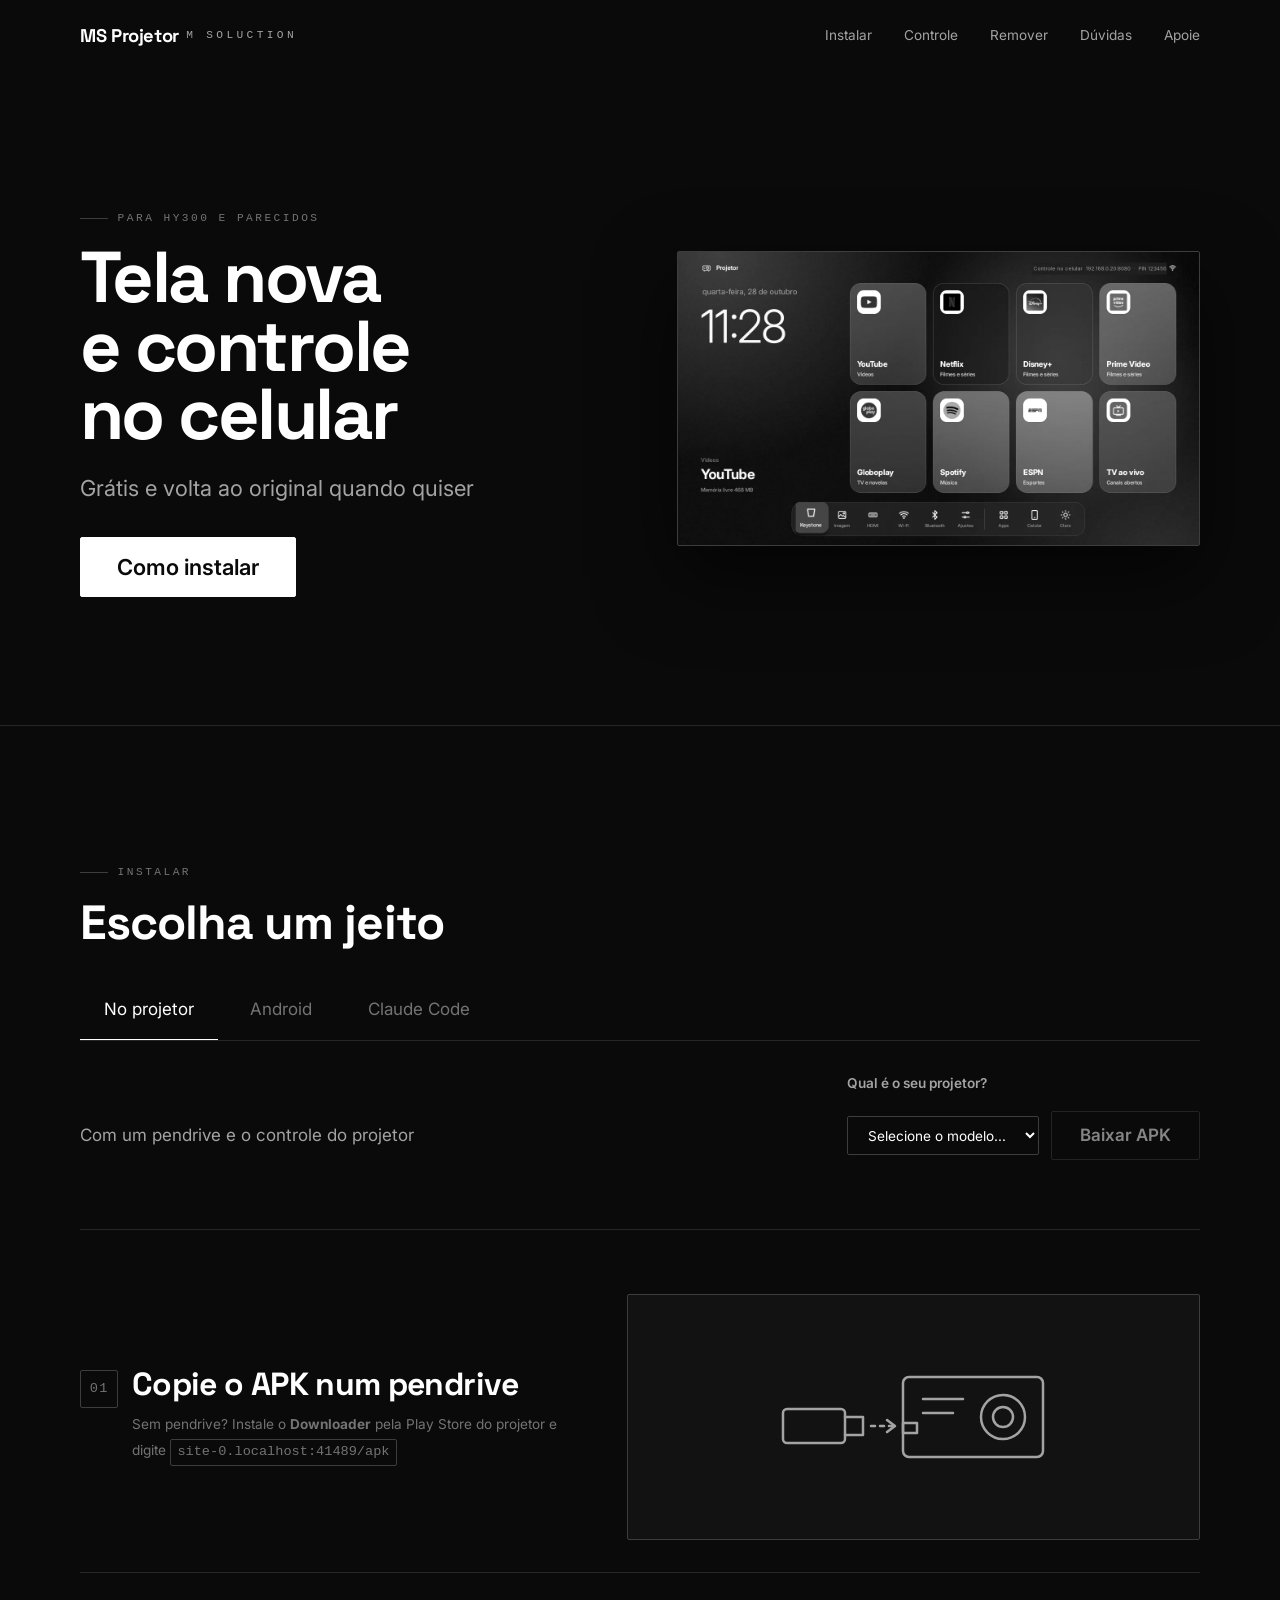
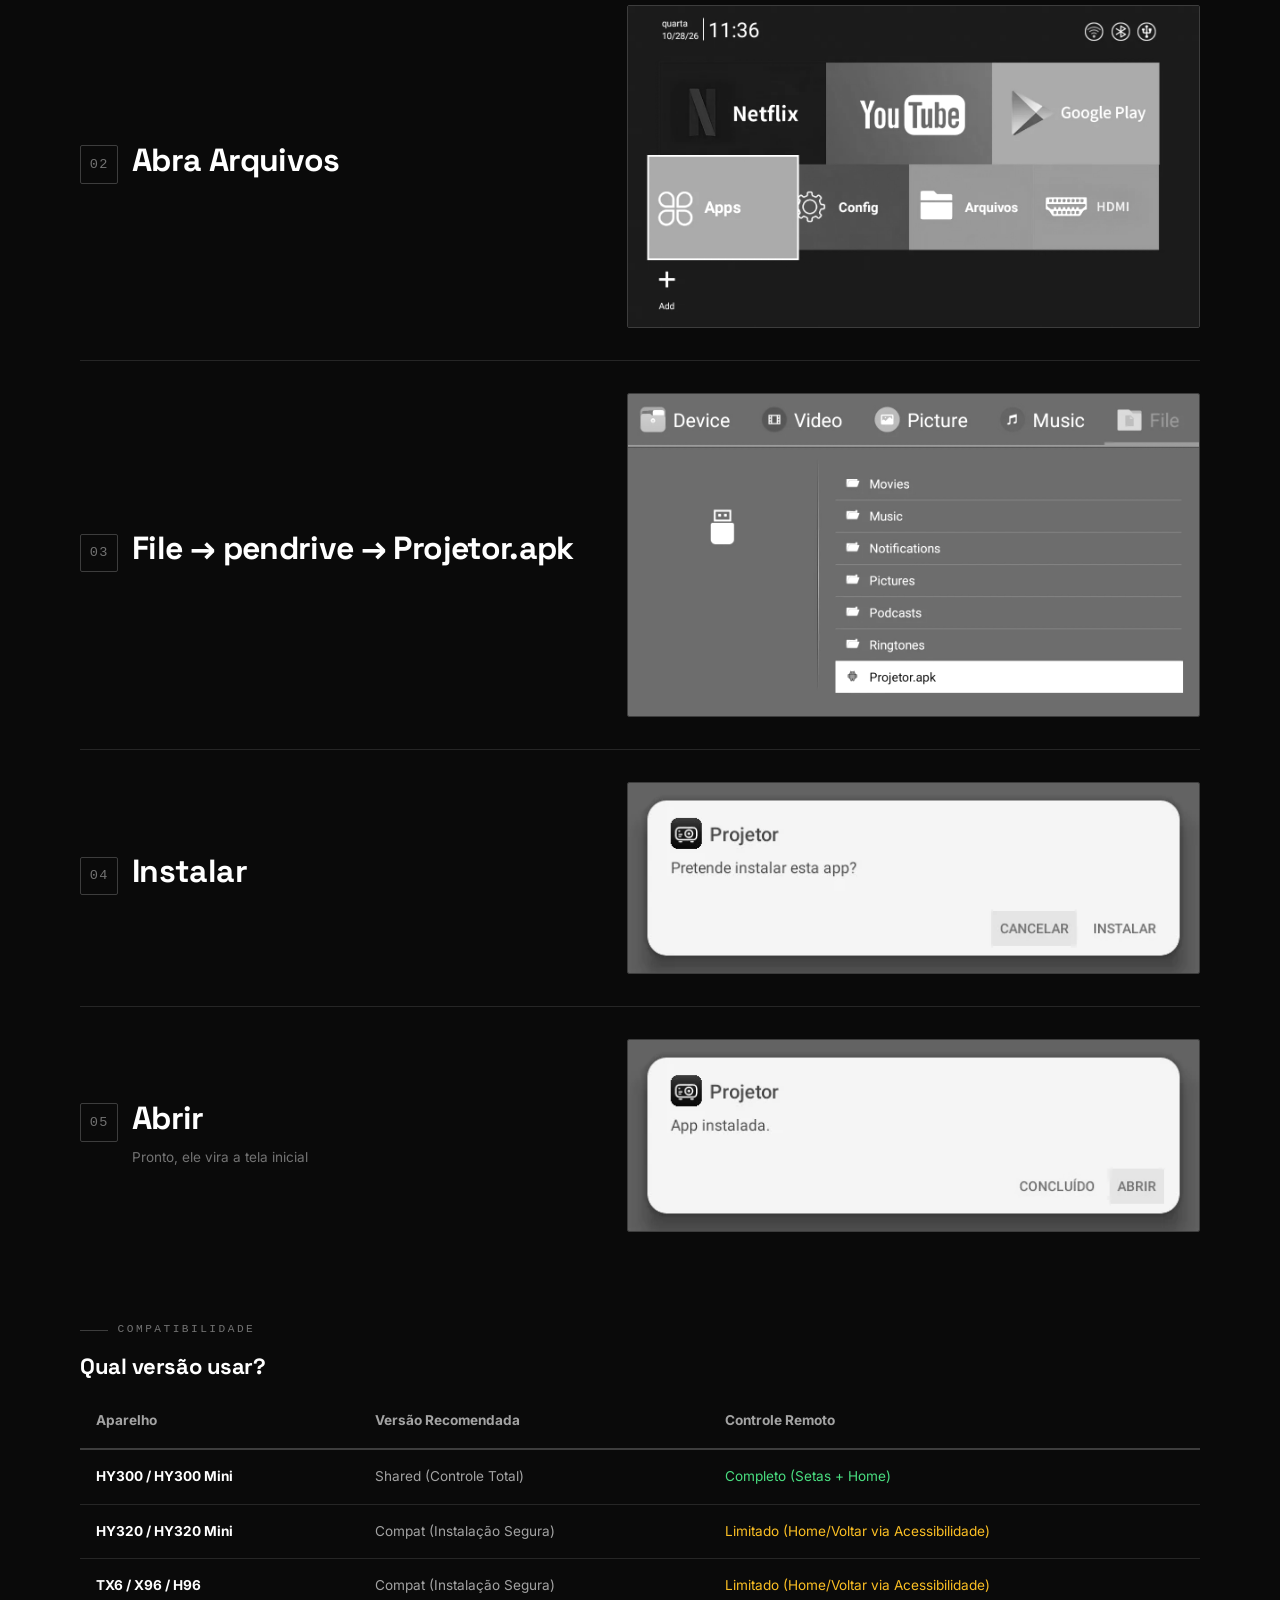
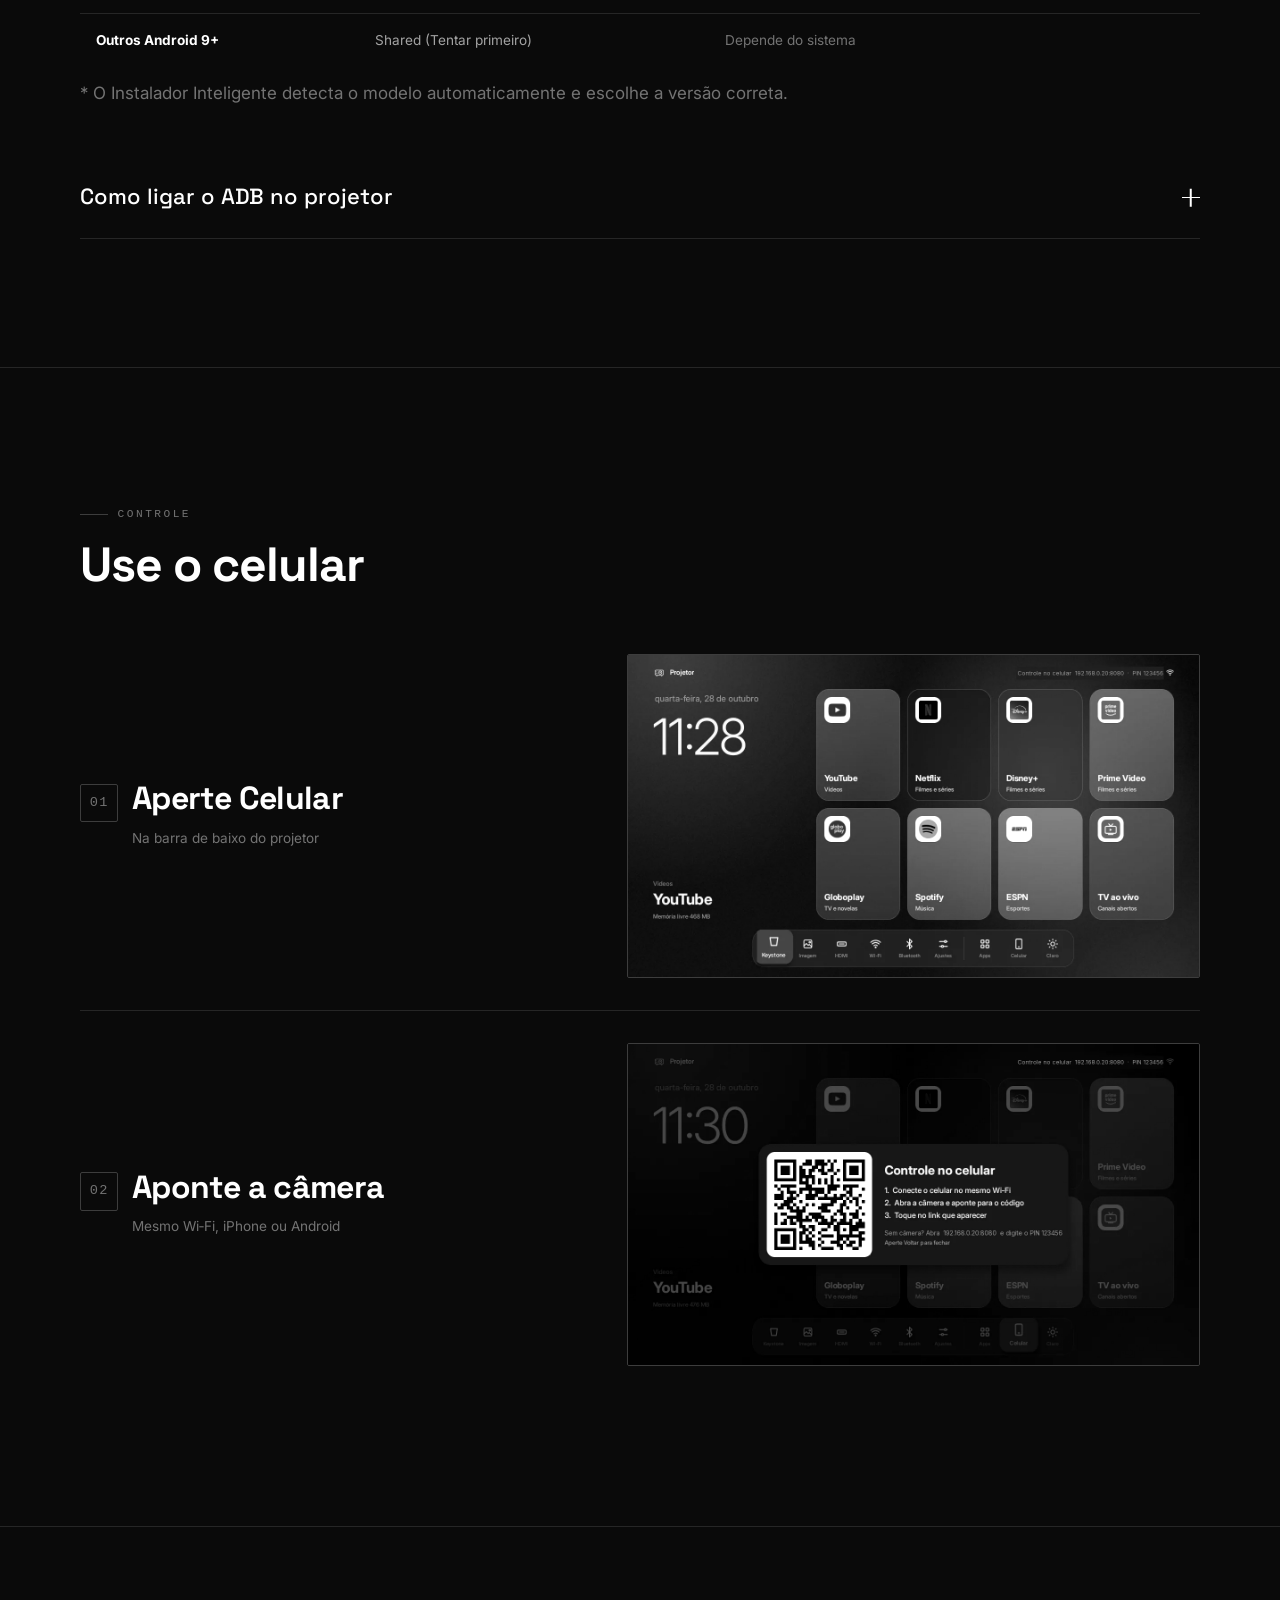
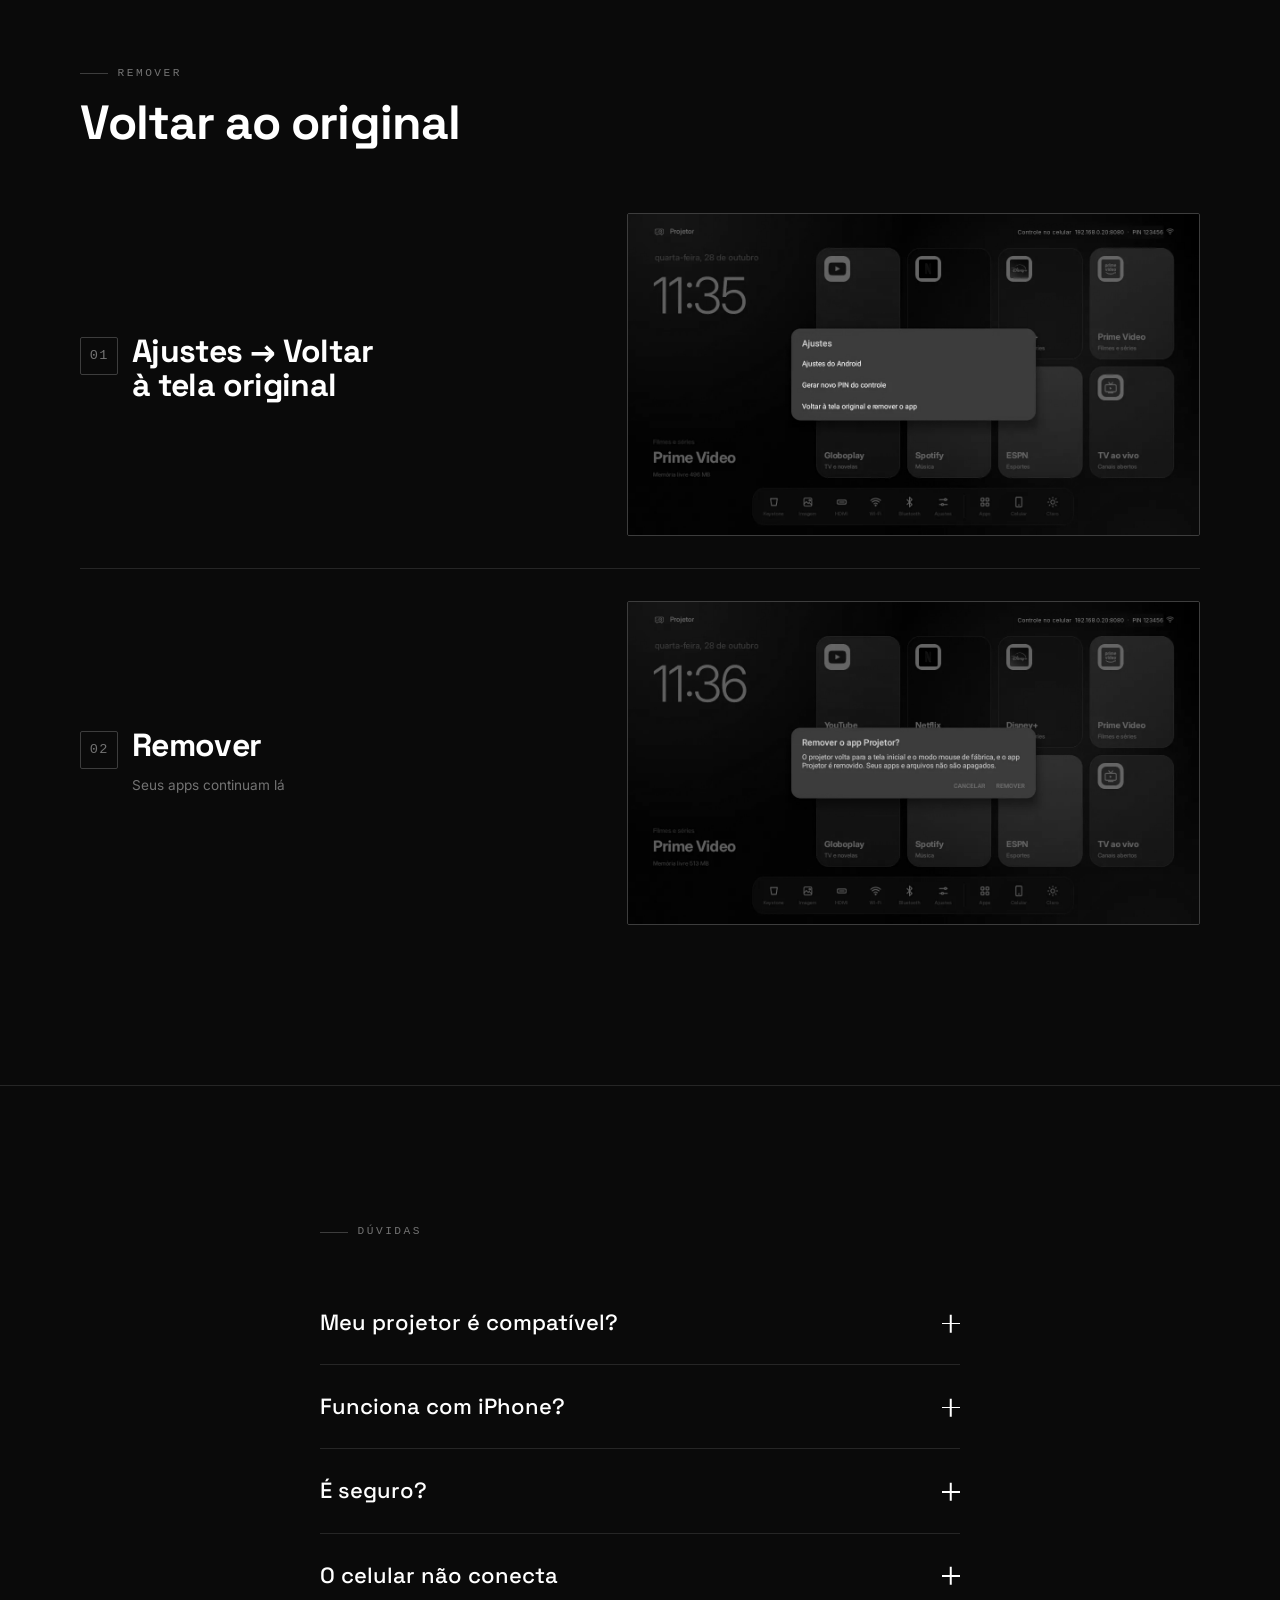
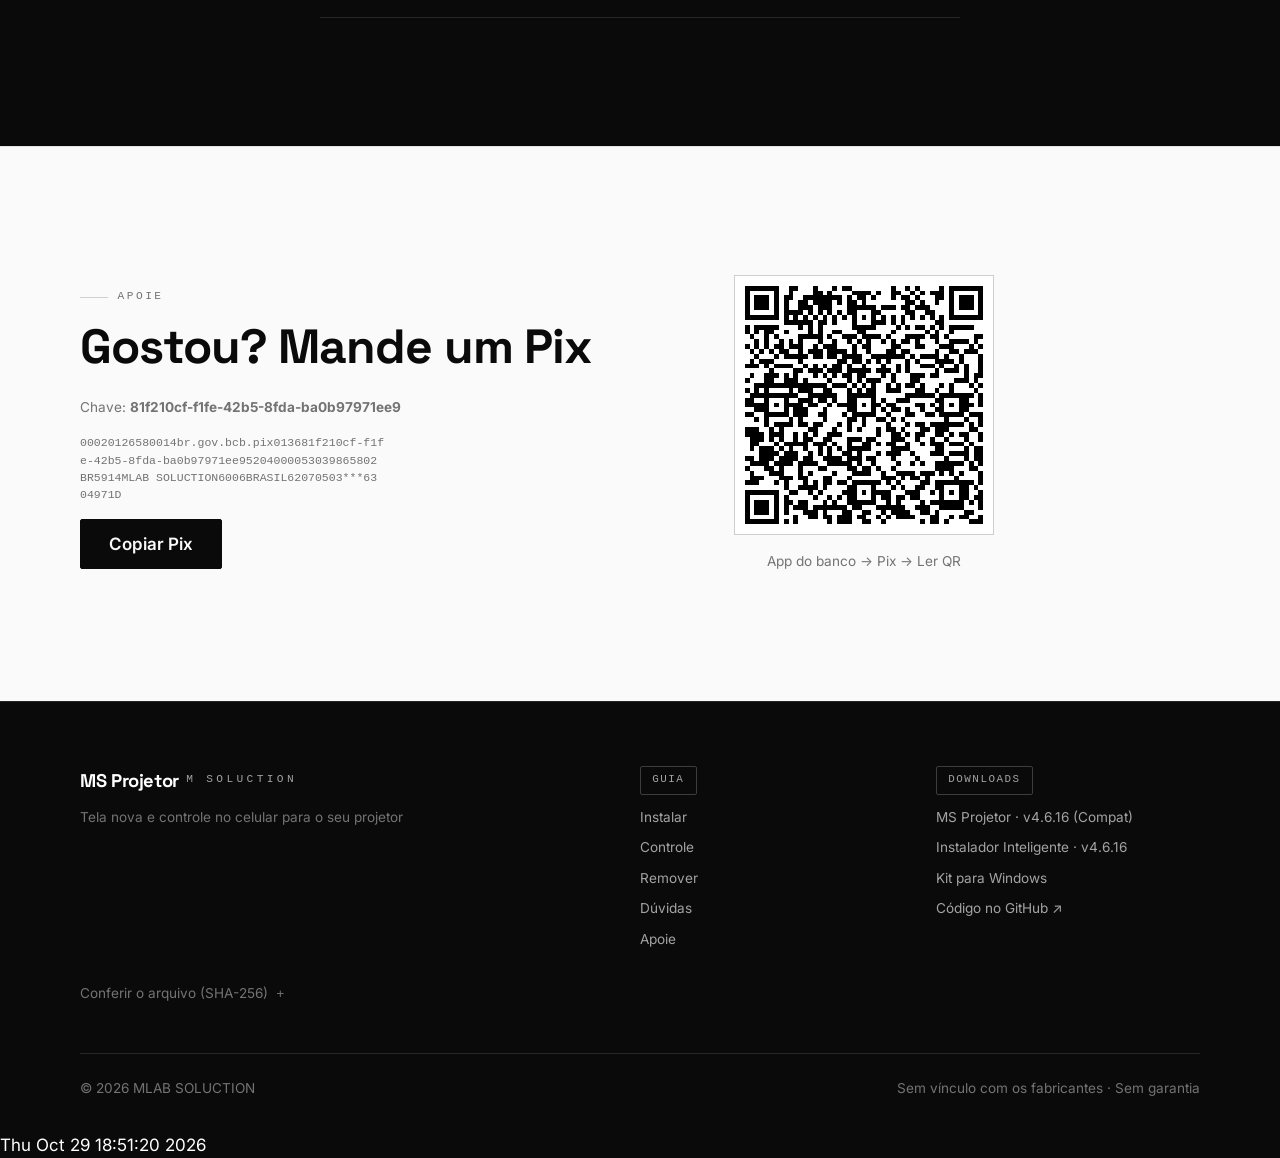
<file: site/index.html>
<!DOCTYPE html>
<html lang="pt-BR" data-billing="monthly">
<head>
<meta charset="UTF-8">
<meta name="viewport" content="width=device-width, initial-scale=1">
<title>M Soluction — Projetores, TV Boxes e Smart TVs</title>
<meta name="description" content="Tela inicial nova e controle pelo celular para projetores, TV Boxes e Smart TVs. Como instalar, usar e remover.">
<meta property="og:title" content="M Soluction — Projetores, TV Boxes e Smart TVs">
<meta property="og:description" content="Tela inicial nova e controle pelo celular para projetores, TV Boxes e Smart TVs. Como instalar, usar e remover.">
<meta property="og:type" content="website">
<meta property="og:image" content="passos/06-tela-inicial.webp">
<meta name="author" content="M SOLUCTION">
<meta property="og:site_name" content="M SOLUCTION">
<meta name="theme-color" content="#0A0A0A">
<link rel="preconnect" href="https://fonts.googleapis.com">
<link rel="preconnect" href="https://fonts.gstatic.com" crossorigin>
<link href="https://fonts.googleapis.com/css2?family=Inter:wght@400;500;600&family=Space+Grotesk:wght@500;700&display=swap" rel="stylesheet">
<style>
/* ============================================================
   MLAB — tokens
   Paleta estritamente monocromática. Hierarquia vem de inversão
   de seção, peso tipográfico, contraste em degraus e movimento.
   ============================================================ */
:root{
  /* superfícies e tinta — trocam de valor dentro de [data-invert] */
  --paper:#0A0A0A; --paper-2:#121212; --paper-3:#1A1A1A;
  --ink:#FFFFFF;   --ink-2:#A3A3A3;   --ink-3:#737373;
  --line:#262626;  --line-2:#3D3D3D;

  /* tipografia */
  --font-display:'Space Grotesk',system-ui,sans-serif;
  --font-body:'Inter',system-ui,-apple-system,sans-serif;
  --font-mono:ui-monospace,'SF Mono',Menlo,monospace;

  --step--1:clamp(.78rem,.75rem + .15vw,.85rem);
  --step-0: clamp(1rem,.96rem + .2vw,1.0625rem);
  --step-1: clamp(1.15rem,1.05rem + .45vw,1.375rem);
  --step-2: clamp(1.5rem,1.3rem + .9vw,2rem);
  --step-3: clamp(2rem,1.55rem + 2vw,3rem);
  --step-4: clamp(2.5rem,1.7rem + 3.5vw,4.5rem);
  --step-5: clamp(3rem,1.8rem + 5.2vw,6.5rem);

  /* espaço */
  --s-1:.5rem; --s-2:.75rem; --s-3:1rem; --s-4:1.5rem;
  --s-5:2rem;  --s-6:3rem;   --s-7:4rem; --s-8:6rem;
  --gutter:clamp(1.25rem,4vw,2.5rem);
  --section-y:clamp(4rem,10vw,8rem);
  --wrap:1200px;
  --wrap-narrow:720px;
  --header-h:72px;

  --radius:2px;              /* a marca é angular: raio quase zero */
  --ease:cubic-bezier(.22,1,.36,1);
}

/* Inversão: o recurso de hierarquia mais forte do sistema.
   Todo componente usa var(--ink)/var(--paper), então basta trocar os tokens. */
[data-invert]{
  --paper:#FAFAFA; --paper-2:#F1F1F1; --paper-3:#E7E7E7;
  --ink:#0A0A0A;   --ink-2:#525252;   --ink-3:#737373;
  --line:#E2E2E2;  --line-2:#CFCFCF;
  background:var(--paper); color:var(--ink);
}

/* ---------- reset ---------- */
*,*::before,*::after{box-sizing:border-box}
*{margin:0}
html{-webkit-text-size-adjust:100%}
@media (prefers-reduced-motion:no-preference){html{scroll-behavior:smooth}}
body{
  background:var(--paper); color:var(--ink);
  font-family:var(--font-body); font-size:var(--step-0);
  line-height:1.6; -webkit-font-smoothing:antialiased;
  overflow-x:hidden;
}
img,svg,video{display:block;max-width:100%;height:auto}
button,input,textarea,select{font:inherit;color:inherit}
button{background:none;border:0;cursor:pointer}
a{color:inherit;text-decoration:none}
[id]{scroll-margin-top:calc(var(--header-h) + 1rem)}
:focus-visible{outline:2px solid currentColor;outline-offset:3px}
::selection{background:var(--ink);color:var(--paper)}

/* ---------- layout ---------- */
.wrap{width:100%;max-width:var(--wrap);margin-inline:auto;padding-inline:var(--gutter)}
.wrap--narrow{max-width:var(--wrap-narrow)}
.section{padding-block:var(--section-y);position:relative}
.section + .section{border-top:1px solid var(--line)}
[data-invert] + [data-invert]{border-top-color:var(--line)}
.stack > * + *{margin-top:var(--s-3)}
.stack-lg > * + *{margin-top:var(--s-5)}
.grid{display:grid;gap:var(--s-4)}
@media (min-width:768px){
  .grid--2{grid-template-columns:repeat(2,1fr)}
  .grid--3{grid-template-columns:repeat(3,1fr)}
  .grid--4{grid-template-columns:repeat(2,1fr)}
}
@media (min-width:1024px){ .grid--4{grid-template-columns:repeat(4,1fr)} }
.center{text-align:center}
.center .eyebrow{justify-content:center}

/* ---------- tipografia ---------- */
h1,h2,h3,h4{font-family:var(--font-display);font-weight:700;line-height:1.05;letter-spacing:-.02em;text-wrap:balance}
h1{font-size:var(--step-4)}
h2{font-size:var(--step-3)}
h3{font-size:var(--step-1)}
.display{font-size:var(--step-5);font-family:var(--font-display);font-weight:700;line-height:.95;letter-spacing:-.035em}
.lead{font-size:var(--step-1);color:var(--ink-2);line-height:1.45;max-width:52ch;text-wrap:pretty}
.muted{color:var(--ink-2)}
.subtle{color:var(--ink-3);font-size:var(--step--1)}
.eyebrow{
  display:inline-flex;align-items:center;gap:.6rem;
  font-family:var(--font-mono);font-size:.7rem;font-weight:500;
  letter-spacing:.22em;text-transform:uppercase;color:var(--ink-3);
  margin-bottom:var(--s-3);
}
.eyebrow::before{content:'';width:1.75rem;height:1px;background:var(--line-2)}
.center .eyebrow::after{content:'';width:1.75rem;height:1px;background:var(--line-2)}
.stat{font-family:var(--font-display);font-size:var(--step-4);font-weight:700;line-height:1;letter-spacing:-.03em}

/* Colchetes do logo: moldura para o elemento mais importante da seção. */
.bracket{position:relative;padding:var(--s-5)}
.bracket::before,.bracket::after{
  content:'';position:absolute;width:28px;height:28px;
  border:2px solid var(--ink);pointer-events:none;
}
.bracket::before{top:0;left:0;border-right:0;border-bottom:0}
.bracket::after{bottom:0;right:0;border-left:0;border-top:0}

/* ---------- botões ---------- */
.btn{
  display:inline-flex;align-items:center;justify-content:center;gap:.6rem;
  padding:.95rem 1.75rem;border-radius:var(--radius);
  font-weight:600;font-size:var(--step-0);line-height:1;
  border:1px solid var(--ink);white-space:nowrap;
  transition:transform .2s var(--ease),background .2s,color .2s,opacity .2s;
}
.btn--primary{background:var(--ink);color:var(--paper)}
.btn--primary:hover{transform:translateY(-2px)}
.btn--ghost{background:transparent;color:var(--ink);border-color:var(--line-2)}
.btn--ghost:hover{border-color:var(--ink)}
.btn--lg{padding:1.15rem 2.25rem;font-size:var(--step-1)}
.btn[disabled]{opacity:.45;pointer-events:none}
.btn-row{display:flex;flex-wrap:wrap;gap:var(--s-3)}
.center .btn-row{justify-content:center}

/* ---------- cards ---------- */
.card{
  background:var(--paper-2);border:1px solid var(--line);
  border-radius:var(--radius);padding:var(--s-5);
  transition:border-color .25s,transform .25s var(--ease);
}
.card:hover{border-color:var(--line-2);transform:translateY(-3px)}
.card--flat{background:transparent}
.card__num{font-family:var(--font-mono);font-size:var(--step--1);color:var(--ink-3);letter-spacing:.1em}
.badge{
  display:inline-block;padding:.3rem .7rem;border:1px solid var(--line-2);
  border-radius:var(--radius);font-family:var(--font-mono);
  font-size:.68rem;letter-spacing:.14em;text-transform:uppercase;color:var(--ink-2);
}
.badge--solid{background:var(--ink);color:var(--paper);border-color:var(--ink)}

/* ---------- header ---------- */
.header{
  position:fixed;inset:0 0 auto;z-index:100;height:var(--header-h);
  display:flex;align-items:center;
  border-bottom:1px solid transparent;transition:background .3s,border-color .3s;
}
.header.is-scrolled{background:rgba(10,10,10,.85);backdrop-filter:blur(12px);border-bottom-color:var(--line)}
.header__inner{display:flex;align-items:center;justify-content:space-between;gap:var(--s-4);width:100%}
.logo{font-family:var(--font-display);font-weight:700;font-size:1.15rem;letter-spacing:-.02em;display:flex;align-items:center;gap:.45rem}
.logo span{font-family:var(--font-mono);font-size:.7rem;font-weight:500;letter-spacing:.3em;color:var(--ink-2)}
.nav{display:none;align-items:center;gap:var(--s-5)}
.nav a{font-size:var(--step--1);color:var(--ink-2);transition:color .2s}
.nav a:hover{color:var(--ink)}
@media (min-width:900px){ .nav{display:flex} .nav-toggle{display:none} }
.nav-toggle{width:44px;height:44px;display:grid;place-items:center;margin-right:-10px}
.nav-toggle span{display:block;width:22px;height:1.5px;background:var(--ink);position:relative;transition:background .2s}
.nav-toggle span::before,.nav-toggle span::after{content:'';position:absolute;left:0;width:22px;height:1.5px;background:var(--ink);transition:transform .3s var(--ease)}
.nav-toggle span::before{top:-7px} .nav-toggle span::after{top:7px}
body.nav-open .nav-toggle span{background:transparent}
body.nav-open .nav-toggle span::before{transform:translateY(7px) rotate(45deg)}
body.nav-open .nav-toggle span::after{transform:translateY(-7px) rotate(-45deg)}
.nav-mobile{
  position:fixed;inset:var(--header-h) 0 0;z-index:99;background:var(--paper);
  display:flex;flex-direction:column;justify-content:center;gap:var(--s-4);
  padding:var(--gutter);opacity:0;visibility:hidden;transition:opacity .3s,visibility .3s;
}
body.nav-open .nav-mobile{opacity:1;visibility:visible}
body.nav-open{overflow:hidden}
.nav-mobile a{font-family:var(--font-display);font-size:var(--step-2);font-weight:700}
@media (min-width:900px){ .nav-mobile{display:none} }

/* ---------- reveal ---------- */
[data-reveal]{opacity:0;transform:translateY(24px);transition:opacity .7s var(--ease),transform .7s var(--ease)}
[data-reveal].is-in{opacity:1;transform:none}
@media (prefers-reduced-motion:reduce){
  [data-reveal]{opacity:1;transform:none;transition:none}
  .btn:hover,.card:hover{transform:none}
}

/* ---------- accordion (FAQ) ---------- */
.acc__item{border-bottom:1px solid var(--line)}
.acc__trigger{
  width:100%;display:flex;align-items:center;justify-content:space-between;gap:var(--s-4);
  padding:var(--s-4) 0;text-align:left;font-family:var(--font-display);
  font-weight:500;font-size:var(--step-1);color:var(--ink);
}
.acc__icon{position:relative;flex:0 0 18px;height:18px}
.acc__icon::before,.acc__icon::after{content:'';position:absolute;inset:50% 0 auto;height:1.5px;background:var(--ink);transition:transform .3s var(--ease)}
.acc__icon::after{transform:rotate(90deg)}
.acc__item.is-open .acc__icon::after{transform:rotate(0)}
.acc__panel{display:grid;grid-template-rows:0fr;transition:grid-template-rows .35s var(--ease)}
.acc__item.is-open .acc__panel{grid-template-rows:1fr}
.acc__panel > div{overflow:hidden}
.acc__panel p{padding-bottom:var(--s-4);color:var(--ink-2);max-width:65ch}

/* ---------- tabs ---------- */
.tabs__list{display:flex;gap:var(--s-1);border-bottom:1px solid var(--line);overflow-x:auto;scrollbar-width:none}
.tabs__list::-webkit-scrollbar{display:none}
.tabs__tab{
  padding:var(--s-3) var(--s-4);white-space:nowrap;color:var(--ink-3);
  border-bottom:2px solid transparent;margin-bottom:-1px;transition:color .2s,border-color .2s;
}
.tabs__tab[aria-selected="true"]{color:var(--ink);border-bottom-color:var(--ink)}
.tabs__panel{padding-top:var(--s-5)}
.tabs__panel[hidden]{display:none}

/* ---------- carrossel ---------- */
.carousel__track{
  display:flex;gap:var(--s-4);overflow-x:auto;scroll-snap-type:x mandatory;
  scrollbar-width:none;padding-bottom:var(--s-2);
}
.carousel__track::-webkit-scrollbar{display:none}
.carousel__slide{flex:0 0 min(88%,380px);scroll-snap-align:start}
.carousel__nav{display:flex;gap:var(--s-2);margin-top:var(--s-4)}
.carousel__btn{
  width:44px;height:44px;display:grid;place-items:center;
  border:1px solid var(--line-2);border-radius:var(--radius);transition:border-color .2s,opacity .2s;
}
.carousel__btn:hover{border-color:var(--ink)}
.carousel__btn[disabled]{opacity:.3;pointer-events:none}

/* ---------- preço ---------- */
.billing-toggle{display:inline-flex;border:1px solid var(--line);border-radius:var(--radius);padding:3px}
.billing-toggle button{padding:.5rem 1.1rem;font-size:var(--step--1);color:var(--ink-3);border-radius:var(--radius);transition:background .2s,color .2s}
.billing-toggle button[aria-pressed="true"]{background:var(--ink);color:var(--paper)}
[data-price]{display:none}
[data-billing="monthly"] [data-price="monthly"],
[data-billing="annual"]  [data-price="annual"]{display:inline}

/* ---------- formulário ---------- */
.field{display:flex;flex-direction:column;gap:.45rem}
.field label{font-size:var(--step--1);color:var(--ink-2)}
.field input,.field select,.field textarea{
  width:100%;padding:.9rem 1rem;background:var(--paper-2);
  border:1px solid var(--line);border-radius:var(--radius);
  transition:border-color .2s;
}
.field input:focus,.field select:focus,.field textarea:focus{outline:none;border-color:var(--ink)}
.field__error{font-size:var(--step--1);color:var(--ink-2);display:none;align-items:center;gap:.4rem}
.field__error::before{content:'!';font-family:var(--font-mono);font-weight:700;width:1.1em;height:1.1em;display:grid;place-items:center;border:1.5px solid currentColor;border-radius:50%;font-size:.7em}
/* Sem vermelho: o erro se marca por borda grossa + ícone. */
.field.is-invalid input,.field.is-invalid select,.field.is-invalid textarea{border-width:2px;border-color:var(--ink)}
.field.is-invalid .field__error{display:flex}
.form__status{display:none;padding:var(--s-4);border:1px solid var(--line-2);border-radius:var(--radius);margin-top:var(--s-3)}
.form__status.is-visible{display:block}
.spinner{width:1em;height:1em;border:2px solid currentColor;border-top-color:transparent;border-radius:50%;animation:spin .7s linear infinite}
@keyframes spin{to{transform:rotate(360deg)}}

/* ---------- footer ---------- */
.footer{padding-block:var(--s-7) var(--s-5);border-top:1px solid var(--line)}
.footer__grid{display:grid;gap:var(--s-5);grid-template-columns:1fr}
@media (min-width:768px){ .footer__grid{grid-template-columns:2fr 1fr 1fr} }
.footer__bottom{margin-top:var(--s-6);padding-top:var(--s-4);border-top:1px solid var(--line);display:flex;flex-wrap:wrap;gap:var(--s-3);justify-content:space-between;color:var(--ink-3);font-size:var(--step--1)}

/* ---------- modal ---------- */
dialog{
  border:1px solid var(--line-2);border-radius:var(--radius);
  background:var(--paper-2);color:var(--ink);
  padding:var(--s-5);max-width:min(560px,92vw);width:100%;
}
dialog::backdrop{background:rgba(0,0,0,.72);backdrop-filter:blur(4px)}

/* ---------- Projetor: guia ---------- */
@media (min-width:900px){ .nav-toggle{display:none} }
.hero__grid{display:grid;gap:var(--s-6);align-items:center}
@media (min-width:1024px){ .hero__grid{grid-template-columns:1.05fr 1fr} .hero .display{font-size:var(--step-4)} }

/* Prints da tela do projetor: monocromáticos, emoldurados por fio. */
.shot{margin:0;border:1px solid var(--line-2);border-radius:var(--radius);overflow:hidden;background:var(--paper-2)}
.shot img{width:100%;height:auto;filter:grayscale(1) contrast(1.05)}
.shot--hero{box-shadow:0 30px 80px rgba(0,0,0,.6)}

/* Escolha do método (interação âncora) */
.choice{display:flex;flex-direction:column;align-items:flex-start;gap:var(--s-2);text-align:left;padding:var(--s-5);
  border:1px solid var(--line-2);border-radius:var(--radius);background:var(--paper);min-height:100%;
  transition:border-color .2s,transform .3s var(--ease)}
.choice:hover,.choice:focus-visible{border-color:var(--ink);transform:translateY(-3px)}
.choice__title{font-family:var(--font-display);font-weight:700;font-size:var(--step-2);line-height:1.1;letter-spacing:-.02em}
.choice__go{margin-top:auto;padding-top:var(--s-3);font-family:var(--font-mono);font-size:var(--step--1);letter-spacing:.08em;text-transform:uppercase}

/* Cabeçalho de cada método */
.method-head{display:flex;flex-direction:column;gap:var(--s-3);align-items:flex-start;padding-bottom:var(--s-5);border-bottom:1px solid var(--line)}
@media (min-width:768px){ .method-head{flex-direction:row;align-items:center;justify-content:space-between} .method-head p{max-width:60ch} }
.method-head .badge{margin-right:.4rem}

/* Passo a passo numerado */
.steps{list-style:none;padding:0;margin:var(--s-5) 0 0;counter-reset:step}
.step{counter-increment:step;display:grid;gap:var(--s-4);padding-block:var(--s-5);border-bottom:1px solid var(--line)}
.step:last-child{border-bottom:0}
.step__text{position:relative;padding-left:3.25rem}
.step__text::before{content:counter(step,decimal-leading-zero);position:absolute;left:0;top:.1rem;
  font-family:var(--font-mono);font-size:var(--step--1);letter-spacing:.1em;color:var(--ink-3);
  width:2.4rem;height:2.4rem;display:grid;place-items:center;border:1px solid var(--line-2);border-radius:var(--radius)}
.step__text h3{font-size:var(--step-2);margin-bottom:var(--s-2)}
.step__text p + p{margin-top:var(--s-2)}
.step .shot{margin-left:3.25rem}
@media (min-width:900px){
  .step{grid-template-columns:1fr 1.15fr;align-items:center;gap:var(--s-6)}
  .step .shot{margin-left:0}
  .steps--plain .step{grid-template-columns:1fr}
}
.url{font-family:var(--font-mono);font-size:var(--step-1);padding:.6rem .9rem;border:1px solid var(--line-2);border-radius:var(--radius);display:inline-block;margin-block:var(--s-2);word-break:break-all}
.url--inline{display:inline-block;font-size:inherit;padding:.1rem .4rem;margin:.2rem 0 0;white-space:nowrap}
.next{margin-top:var(--s-5);color:var(--ink-2)}
.next a,.method-head a:not(.btn),.step__text a,.subtle a,.acc__panel a{text-decoration:underline;text-underline-offset:3px}

/* Texto pronto para o Claude Code */
.prompt{margin-top:var(--s-3);display:flex;flex-direction:column;gap:var(--s-3);align-items:flex-start}
.prompt pre{width:100%;max-height:11rem;overflow:auto;white-space:pre-wrap;word-break:break-word;margin:0;
  font-family:var(--font-mono);font-size:.82rem;line-height:1.55;color:var(--ink-2);
  background:var(--paper-2);border:1px solid var(--line-2);border-radius:var(--radius);padding:var(--s-4)}
code{font-family:var(--font-mono);font-size:.9em}
.acc__panel p + p{margin-top:0}
/* ---------- Celular: abas em barra unica e passos em cartoes que deslizam ---------- */
@media (max-width:767px){
  #instalar .tabs__list{display:grid;grid-template-columns:repeat(3,1fr);gap:0;border:1px solid var(--line-2);border-radius:var(--radius);overflow:hidden}
  #instalar .tabs__tab{text-align:center;padding:.8rem .3rem;font-size:var(--step--1);border:0;border-left:1px solid var(--line-2);margin:0;white-space:nowrap}
  #instalar .tabs__tab:first-child{border-left:0}
  #instalar .tabs__tab[aria-selected="true"]{background:var(--ink);color:var(--paper)}
  .tabs__panel{padding-top:var(--s-4)}
  .method-head{flex-direction:row;align-items:center;justify-content:space-between;gap:var(--s-3);padding-bottom:var(--s-4)}
  .method-head .btn{padding:.7rem 1rem;font-size:var(--step--1);white-space:nowrap;flex:none}

  .steps{display:flex;align-items:flex-start;gap:var(--s-3);overflow-x:auto;scroll-snap-type:x mandatory;overscroll-behavior-x:contain;
    margin:var(--s-4) calc(-1 * var(--gutter)) 0;padding:0 var(--gutter) var(--s-2);scroll-padding-inline:var(--gutter);scrollbar-width:none}
  .steps::-webkit-scrollbar{display:none}
  .step{flex:0 0 84%;scroll-snap-align:start;display:flex;flex-direction:column;gap:var(--s-3);
    padding:var(--s-4);border:1px solid var(--line-2);border-radius:var(--radius);background:var(--paper-2)}
  .step:last-child{border-bottom:1px solid var(--line-2)}
  .step:only-child{flex-basis:100%}
  .step .shot{order:-1;margin-left:0}
  .step__text{padding-left:0}
  .step__text::before{position:static;display:inline-grid;width:auto;height:auto;border:0;padding:0;margin-bottom:var(--s-2)}
  .step__text h3{font-size:var(--step-1)}
  .steps--plain .step{flex-basis:84%}
  .prompt pre{max-height:9rem}
}
.dots{display:none}
@media (max-width:767px){
  .dots{display:flex;gap:6px;justify-content:center;margin-top:var(--s-3)}
  .dots span{width:6px;height:6px;border-radius:50%;background:var(--line-2);transition:background .2s,transform .2s}
  .dots span.on{background:var(--ink);transform:scale(1.25)}
}


/* Apoie (Pix) */
.pix{display:grid;gap:var(--s-6);align-items:center}
@media (min-width:768px){ .pix{grid-template-columns:1.3fr 1fr} }
.pix__qr{margin:0;justify-self:start;display:flex;flex-direction:column;gap:var(--s-3);align-items:center}
.pix__qr svg{width:min(260px,70vw);height:auto;border:1px solid var(--line-2)}
.pix__code{margin:var(--s-3) 0 0;font-family:var(--font-mono);font-size:.72rem;line-height:1.5;color:var(--ink-3);white-space:pre-wrap;word-break:break-all;max-width:44ch}

/* Ilustracoes: pendrive (traco) e telas do instalador desenhadas num celular */
.shot--art{display:grid;place-items:center;padding:var(--s-5);color:var(--ink-2)}
.shot--art svg{width:100%;max-width:320px;height:auto}
@media (min-width:768px){ .shot--tall{max-width:300px} .steps--adb .step{grid-template-columns:1fr 300px} }
.phone{margin:0 auto;width:min(100%,196px);aspect-ratio:9/16.5;border:2px solid var(--line-2);border-radius:28px;padding:10px;background:#000}
.phone__screen{height:100%;border-radius:20px;background:#0A0A0A;padding:18px 12px;display:flex;flex-direction:column;gap:7px;overflow:hidden;font-family:Roboto,system-ui,sans-serif}
.ph-t{font-weight:700;font-size:1.05rem;color:#fff;letter-spacing:-.01em}
.ph-b{font-weight:700;font-size:.85rem;color:#fff}
.ph-s{font-size:.7rem;color:#A3A3A3;line-height:1.35}
.ph-s--sm{margin-top:6px;color:#737373}
.ph-step{display:flex;align-items:center;gap:8px;font-size:.72rem;color:#fff}
.ph-step span{width:20px;height:20px;display:grid;place-items:center;border:1px solid #3D3D3D;color:#737373;font-family:var(--font-mono);font-size:.6rem;flex:none}
.ph-btn{margin-top:4px;padding:.55rem;text-align:center;font-weight:700;font-size:.72rem;background:#fff;color:#0A0A0A;border:1px solid #fff;border-radius:2px}
.ph-btn--ghost{background:transparent;color:#fff;border-color:#3D3D3D}
.ph-input{padding:.5rem;font-size:.72rem;color:#737373;border:1px solid #3D3D3D;border-radius:2px}
@media (min-width:768px){ .steps--phones{display:grid;grid-template-columns:repeat(3,1fr);gap:var(--s-5)} .steps--phones .step{grid-template-columns:1fr;border:0} }
@media (max-width:767px){ .steps--phones .step .phone{order:-1} }
.pix__key{word-break:break-all}

/* Rodape */
.logo span{white-space:nowrap}
.foot{display:grid;gap:var(--s-5);grid-template-columns:1fr 1fr}
.foot__brand{grid-column:1/-1;display:flex;flex-direction:column;gap:var(--s-2)}
.foot__col{display:flex;flex-direction:column;gap:.55rem}
.foot__col .badge{align-self:flex-start;margin-bottom:.2rem}
.foot__col a{color:var(--ink-2);font-size:var(--step--1);transition:color .2s}
.foot__col a:hover{color:var(--ink)}
@media (min-width:768px){ .foot{grid-template-columns:2fr 1fr 1fr} .foot__brand{grid-column:auto} }
.foot__hash{margin-top:var(--s-5);color:var(--ink-3);font-size:var(--step--1)}
.foot__hash summary{cursor:pointer;list-style:none}
.foot__hash summary::-webkit-details-marker{display:none}
.foot__hash summary::after{content:' +';font-family:var(--font-mono)}
.foot__hash[open] summary::after{content:' −'}
.foot__hash code{display:block;margin-top:.5rem;word-break:break-all;font-size:.75rem;color:var(--ink-2)}
</style>
</head>
<body>

<!-- ============ HEADER ============ -->
<header class="header" data-header>
  <div class="wrap header__inner">
    <a href="#top" class="logo">MS Projetor<span>M SOLUCTION</span></a>
    <nav class="nav">
      <a href="#instalar">Instalar</a>
      <a href="#controle">Controle</a>
      <a href="#remover">Remover</a>
      <a href="#faq">Dúvidas</a>
      <a href="#apoie">Apoie</a>
    </nav>
    <button class="nav-toggle" data-nav-toggle aria-label="Abrir menu" aria-expanded="false"><span></span></button>
  </div>
</header>
<nav class="nav-mobile" data-nav-mobile>
  <a href="#instalar">Instalar</a>
  <a href="#controle">Controle</a>
  <a href="#remover">Remover</a>
  <a href="#faq">Dúvidas</a>
  <a href="#apoie">Apoie</a>
</nav>

<main id="top">

  <!-- ============ HERO ============ -->
  <section class="section hero" style="padding-top:calc(var(--header-h) + var(--section-y))">
    <div class="wrap hero__grid">
      <div>
        <p class="eyebrow" data-reveal>PARA HY300 E PARECIDOS</p>
        <h1 class="display" data-reveal data-reveal-delay="80">Tela nova e controle no celular</h1>
        <p class="lead" style="margin-top:var(--s-4)" data-reveal data-reveal-delay="160">Grátis e volta ao original quando quiser</p>
        <div class="btn-row" style="margin-top:var(--s-5)" data-reveal data-reveal-delay="240">
          <a href="#instalar" class="btn btn--primary btn--lg">Como instalar</a>
        </div>
      </div>
      <figure class="shot shot--hero" data-reveal data-reveal-delay="200">
        <img src="passos/06-tela-inicial.webp" width="1280" height="720" alt="Nova tela inicial do projetor" fetchpriority="high">
      </figure>
    </div>
  </section>

  <!-- ============ INSTALAR ============ -->
  <section class="section" id="instalar">
    <div class="wrap">
      <p class="eyebrow" data-reveal>INSTALAR</p>
      <h2 data-reveal>Escolha um jeito</h2>

      <div data-tabs style="margin-top:var(--s-5)">
        <div class="tabs__list" role="tablist" aria-label="Jeitos de instalar">
          <button class="tabs__tab" role="tab" aria-controls="p-projetor" id="tab-projetor">No projetor</button>
          <button class="tabs__tab" role="tab" aria-controls="p-celular" id="tab-celular">Android</button>
          <button class="tabs__tab" role="tab" aria-controls="p-claude" id="tab-claude">Claude Code</button>
        </div>

        <!-- ---------- No projetor ---------- -->
        <div class="tabs__panel" role="tabpanel" id="p-projetor" aria-labelledby="tab-projetor">
          <div class="method-head">
            <p class="muted">Com um pendrive e o controle do projetor</p>
            <div style="display:flex; flex-direction:column; gap:var(--s-3); align-items:flex-start;">
              <label for="model-select" style="font-size:var(--step--1); color:var(--ink-2); font-weight:600;">Qual é o seu projetor?</label>
              <div style="display:flex; gap:var(--s-2); flex-wrap:wrap; align-items:center;">
                <select id="model-select" style="padding:.6rem 1rem; border:1px solid var(--line-2); border-radius:var(--radius); background:var(--paper); color:var(--ink); font-family:inherit; font-size:var(--step--1); min-width:180px;">
                  <option value="">Selecione o modelo...</option>
                  <option value="hy300">HY300 / HY300 Mini</option>
                  <option value="hy320">HY320 / HY320 Mini</option>
                  <option value="tx6">TX6 / X96 / H96</option>
                  <option value="outro">Outro Android 9+</option>
                </select>
                <a id="download-btn" href="#" class="btn btn--ghost" style="opacity:0.5; pointer-events:none;" onclick="return false;">Baixar APK</a>
              </div>
              <p id="download-hint" class="subtle" style="font-size:var(--step--2); margin:0; min-height:1.2em;"></p>
            </div>
          </div>
          <ol class="steps">
            <li class="step">
              <div class="step__text">
                <h3>Copie o APK num pendrive</h3>
                <p class="subtle">Sem pendrive? Instale o <b>Downloader</b> pela Play Store do projetor e digite <span class="url url--inline" data-short-url>este-site/apk</span></p>
              </div>
              <figure class="shot shot--art" aria-label="Ilustração: pendrive ligado no projetor"><svg viewBox="0 0 320 180" fill="none" stroke="currentColor" stroke-width="2.5" stroke-linecap="round" stroke-linejoin="round">
  <rect x="150" y="50" width="140" height="80" rx="6"/><circle cx="250" cy="90" r="22"/><circle cx="250" cy="90" r="10"/><path d="M170 72h40M170 86h30"/><rect x="150" y="96" width="14" height="10"/>
  <rect x="30" y="82" width="62" height="34" rx="4"/><path d="M92 90h18v18H92"/><path d="M118 99h22" stroke-dasharray="4 5"/><path d="M134 93l8 6-8 6"/>
</svg></figure>
            </li>
            <li class="step">
              <div class="step__text"><h3>Abra Arquivos</h3></div>
              <figure class="shot"><img src="passos/01-tela-original.webp" width="1280" height="720" loading="lazy" alt="Tela de fábrica com o atalho Arquivos"></figure>
            </li>
            <li class="step">
              <div class="step__text"><h3>File → pendrive → Projetor.apk</h3></div>
              <figure class="shot"><img src="passos/03-arquivo-apk.webp" width="1280" height="720" loading="lazy" alt="Arquivo Projetor.apk selecionado"></figure>
            </li>
            <li class="step">
              <div class="step__text"><h3>Instalar</h3></div>
              <figure class="shot"><img src="passos/04-instalar.webp" width="588" height="196" loading="lazy" alt="Pergunta de instalação com o botão Instalar"></figure>
            </li>
            <li class="step">
              <div class="step__text"><h3>Abrir</h3><p class="subtle">Pronto, ele vira a tela inicial</p></div>
              <figure class="shot"><img src="passos/05-instalado.webp" width="588" height="196" loading="lazy" alt="App instalada, com o botão Abrir"></figure>
            </li>
          </ol>
        </div>

        <!-- ---------- Android ---------- -->
        <div class="tabs__panel" role="tabpanel" id="p-celular" aria-labelledby="tab-celular">
          <div class="method-head">
            <p class="muted">Pelo celular, no mesmo Wi‑Fi do projetor</p>
            <a href="downloads/MS-Instalador-V11-RESTORED.apk" class="btn btn--ghost" download>Baixar instalador (v4.6.16 - Inteligente)</a>
          </div>
          <ol class="steps steps--phones">
            <li class="step"><div class="step__text"><h3>Abra e toque em Procurar</h3><p class="subtle">Antes, <a href="#adb" data-open-adb>ligue o ADB no projetor</a>. Se o Android pedir, permita instalar desta fonte</p></div><figure class="phone" aria-label="Ilustração da tela do instalador"><div class="phone__screen"><p class="ph-t">Instalar o Projetor</p><p class="ph-s">Tela nova e controle pelo celular</p><div class="ph-step"><span>1</span>Mesmo Wi‑Fi</div><div class="ph-step"><span>2</span>Depuração USB ligada</div><div class="ph-btn">Procurar projetor</div><p class="ph-s ph-s--sm">Ou digite o IP</p><div class="ph-input">192.168.0.20</div><div class="ph-btn ph-btn--ghost">Conectar</div></div></figure></li>
            <li class="step"><div class="step__text"><h3>Instalar o Projetor</h3><p class="subtle">No projetor, aceite "Permitir depuração?"</p></div><figure class="phone" aria-label="Ilustração da tela do instalador"><div class="phone__screen"><p class="ph-t">Projetor encontrado</p><p class="ph-b">HY300 (Android 11)</p><p class="ph-s">O app vira a tela inicial. A de fábrica continua lá</p><div class="ph-btn">Instalar o Projetor</div><div class="ph-btn ph-btn--ghost">Cancelar</div></div></figure></li>
            <li class="step"><div class="step__text"><h3>Pronto</h3><p class="subtle">Desligue o ADB no fim</p></div><figure class="phone" aria-label="Ilustração da tela do instalador"><div class="phone__screen"><p class="ph-t">Pronto</p><p class="ph-b">O Projetor já é a tela inicial</p><p class="ph-s">Recomendado: desligue o acesso ADB</p><div class="ph-btn">Desligar o acesso ADB</div><div class="ph-btn ph-btn--ghost">Deixar ligado</div></div></figure></li>
          </ol>
        </div>

        <!-- ---------- Claude Code ---------- -->
        <div class="tabs__panel" role="tabpanel" id="p-claude" aria-labelledby="tab-claude">
          <div class="method-head">
            <p class="muted">Pelo computador, com o <a href="https://claude.com/claude-code" target="_blank" rel="noopener">Claude Code</a></p>
            <a href="https://github.com/krnsubmundoclan-web/projetor-hy300" class="btn btn--ghost" target="_blank" rel="noopener">Repositório ↗</a>
          </div>
          <ol class="steps steps--plain">
            <li class="step"><div class="step__text"><h3>Ligue o ADB no projetor</h3><p class="subtle"><a href="#adb" data-open-adb>Como ligar</a></p></div></li>
            <li class="step"><div class="step__text"><h3>Cole no Claude Code</h3>
              <div class="prompt">
                <pre id="prompt-text" tabindex="0">CARREGANDO</pre>
                <button type="button" class="btn btn--primary" data-copy="prompt-text">Copiar</button>
              </div>
            </div></li>
            <li class="step"><div class="step__text"><h3>Confirme quando pedir</h3><p class="subtle">No projetor, aceite "Permitir depuração?"</p></div></li>
          </ol>
          <p class="subtle" style="margin-top:var(--s-4)">Sem IA: <a href="downloads/projetor-kit-pc.zip" download>kit para Windows</a></p>
        </div>
      </div>

      <!-- Tabela de Compatibilidade -->
      <div style="margin-top:var(--s-6); overflow-x:auto;">
        <p class="eyebrow" data-reveal>COMPATIBILIDADE</p>
        <h3 data-reveal style="margin-bottom:var(--s-3)">Qual versão usar?</h3>
        <table style="width:100%; border-collapse:collapse; font-size:var(--step--1); min-width:500px;">
          <thead>
            <tr style="border-bottom:2px solid var(--line-2); text-align:left;">
              <th style="padding:var(--s-3); color:var(--ink-2);">Aparelho</th>
              <th style="padding:var(--s-3); color:var(--ink-2);">Versão Recomendada</th>
              <th style="padding:var(--s-3); color:var(--ink-2);">Controle Remoto</th>
            </tr>
          </thead>
          <tbody>
            <tr style="border-bottom:1px solid var(--line);">
              <td style="padding:var(--s-3);"><b>HY300 / HY300 Mini</b></td>
              <td style="padding:var(--s-3); color:var(--ink-2);">Shared (Controle Total)</td>
              <td style="padding:var(--s-3); color:#4ade80;">Completo (Setas + Home)</td>
            </tr>
            <tr style="border-bottom:1px solid var(--line);">
              <td style="padding:var(--s-3);"><b>HY320 / HY320 Mini</b></td>
              <td style="padding:var(--s-3); color:var(--ink-2);">Compat (Instalação Segura)</td>
              <td style="padding:var(--s-3); color:#fbbf24;">Limitado (Home/Voltar via Acessibilidade)</td>
            </tr>
            <tr style="border-bottom:1px solid var(--line);">
              <td style="padding:var(--s-3);"><b>TX6 / X96 / H96</b></td>
              <td style="padding:var(--s-3); color:var(--ink-2);">Compat (Instalação Segura)</td>
              <td style="padding:var(--s-3); color:#fbbf24;">Limitado (Home/Voltar via Acessibilidade)</td>
            </tr>
            <tr>
              <td style="padding:var(--s-3);"><b>Outros Android 9+</b></td>
              <td style="padding:var(--s-3); color:var(--ink-2);">Shared (Tentar primeiro)</td>
              <td style="padding:var(--s-3); color:var(--ink-3);">Depende do sistema</td>
            </tr>
          </tbody>
        </table>
        <p class="subtle" style="margin-top:var(--s-2); font-size:var(--step--2);">* O Instalador Inteligente detecta o modelo automaticamente e escolhe a versão correta.</p>
      </div>

      <div data-accordion style="margin-top:var(--s-6)" id="adb">
        <div class="acc__item">
          <button class="acc__trigger" aria-expanded="false" aria-controls="adb-p">Como ligar o ADB no projetor<span class="acc__icon"></span></button>
          <div class="acc__panel" id="adb-p"><div>
            <ol class="steps steps--adb">
              <li class="step"><div class="step__text"><h3>Definições → Preferências do dispositivo</h3></div><figure class="shot shot--tall"><img src="passos/adb-1-preferencias.webp" width="560" height="720" loading="lazy" alt="Definições → Preferências do dispositivo"></figure></li>
              <li class="step"><div class="step__text"><h3>Acerca de</h3></div><figure class="shot shot--tall"><img src="passos/adb-2-acerca.webp" width="560" height="720" loading="lazy" alt="Acerca de"></figure></li>
              <li class="step"><div class="step__text"><h3>Compilação: OK 7 vezes</h3></div><figure class="shot shot--tall"><img src="passos/adb-3-compilacao.webp" width="560" height="720" loading="lazy" alt="Compilação: OK 7 vezes"></figure></li>
              <li class="step"><div class="step__text"><h3>Opções de programador → Depuração USB</h3></div><figure class="shot shot--tall"><img src="passos/adb-4-depuracao.webp" width="560" height="720" loading="lazy" alt="Opções de programador → Depuração USB"></figure></li>
            </ol>
          </div></div>
        </div>
      </div>
    </div>
  </section>

  <!-- ============ CONTROLE ============ -->
  <section class="section" id="controle">
    <div class="wrap">
      <p class="eyebrow" data-reveal>CONTROLE</p>
      <h2 data-reveal>Use o celular</h2>
      <ol class="steps">
        <li class="step">
          <div class="step__text"><h3>Aperte Celular</h3><p class="subtle">Na barra de baixo do projetor</p></div>
          <figure class="shot"><img src="passos/06-tela-inicial.webp" width="1280" height="720" loading="lazy" alt="Botão Celular na barra de baixo"></figure>
        </li>
        <li class="step">
          <div class="step__text"><h3>Aponte a câmera</h3><p class="subtle">Mesmo Wi‑Fi, iPhone ou Android</p></div>
          <figure class="shot"><img src="passos/07-qr-celular.webp" width="1280" height="720" loading="lazy" alt="QR code do controle na tela do projetor"></figure>
        </li>
      </ol>
    </div>
  </section>

  <!-- ============ REMOVER ============ -->
  <section class="section" id="remover">
    <div class="wrap">
      <p class="eyebrow" data-reveal>REMOVER</p>
      <h2 data-reveal>Voltar ao original</h2>
      <ol class="steps">
        <li class="step">
          <div class="step__text"><h3>Ajustes → Voltar à tela original</h3></div>
          <figure class="shot"><img src="passos/08-menu-ajustes.webp" width="1280" height="720" loading="lazy" alt="Menu Ajustes"></figure>
        </li>
        <li class="step">
          <div class="step__text"><h3>Remover</h3><p class="subtle">Seus apps continuam lá</p></div>
          <figure class="shot"><img src="passos/09-remover.webp" width="1280" height="720" loading="lazy" alt="Confirmação para remover o app"></figure>
        </li>
      </ol>
    </div>
  </section>

  <!-- ============ FAQ ============ -->
  <section class="section" id="faq">
    <div class="wrap wrap--narrow">
      <p class="eyebrow" data-reveal>DÚVIDAS</p>
      <div data-accordion data-accordion-single style="margin-top:var(--s-4)">
        <div class="acc__item">
          <button class="acc__trigger" aria-expanded="false" aria-controls="faq-1">Meu projetor é compatível?<span class="acc__icon"></span></button>
          <div class="acc__panel" id="faq-1"><div><p><b>Compatível:</b> HY300, HY300 Mini, HY320, HY320 Mini, TX6, X96, H96 e projetores Android genéricos (Allwinner/Rockchip) com Android 9+.<br>Se o sistema for fechado (Tizen/WebOS) ou Android muito antigo, a instalação falhará sem alterar nada.</p></div></div>
        </div>
        <div class="acc__item">
          <button class="acc__trigger" aria-expanded="false" aria-controls="faq-2">Funciona com iPhone?<span class="acc__icon"></span></button>
          <div class="acc__panel" id="faq-2"><div><p>Sim, como controle, pelo Safari</p></div></div>
        </div>
        <div class="acc__item">
          <button class="acc__trigger" aria-expanded="false" aria-controls="faq-3">É seguro?<span class="acc__icon"></span></button>
          <div class="acc__panel" id="faq-3"><div><p>O controle só funciona no Wi‑Fi de casa e pede um PIN de 6 dígitos só do seu projetor</p></div></div>
        </div>
        <div class="acc__item">
          <button class="acc__trigger" aria-expanded="false" aria-controls="faq-4">O celular não conecta<span class="acc__icon"></span></button>
          <div class="acc__panel" id="faq-4"><div><p>Use o mesmo Wi‑Fi (não os dados móveis) e abra o QR de novo</p></div></div>
        </div>
      </div>
    </div>
  </section>

  <!-- ============ APOIE ============ -->
  <section class="section" id="apoie" data-invert>
    <div class="wrap pix">
      <div>
        <p class="eyebrow" data-reveal>APOIE</p>
        <h2 data-reveal>Gostou? Mande um Pix</h2>
        <p class="subtle" style="margin-top:var(--s-4)">Chave: <b class="pix__key">81f210cf-f1fe-42b5-8fda-ba0b97971ee9</b></p>
        <pre id="pix-code" class="pix__code">00020126580014br.gov.bcb.pix013681f210cf-f1fe-42b5-8fda-ba0b97971ee95204000053039865802BR5914MLAB SOLUCTION6006BRASIL62070503***6304971D</pre>
        <div class="btn-row" style="margin-top:var(--s-3)"><button type="button" class="btn btn--primary" data-copy="pix-code">Copiar Pix</button></div>
      </div>
      <figure class="pix__qr" data-reveal><svg xmlns="http://www.w3.org/2000/svg" viewBox="0 0 53 53" shape-rendering="crispEdges" role="img" aria-label="QR code do Pix"><rect width="100%" height="100%" fill="#fff"/><path d="M2 2h1v1h-1zM3 2h1v1h-1zM4 2h1v1h-1zM5 2h1v1h-1zM6 2h1v1h-1zM7 2h1v1h-1zM8 2h1v1h-1zM11 2h1v1h-1zM12 2h1v1h-1zM16 2h1v1h-1zM20 2h1v1h-1zM22 2h1v1h-1zM23 2h1v1h-1zM32 2h1v1h-1zM35 2h1v1h-1zM37 2h1v1h-1zM42 2h1v1h-1zM44 2h1v1h-1zM45 2h1v1h-1zM46 2h1v1h-1zM47 2h1v1h-1zM48 2h1v1h-1zM49 2h1v1h-1zM50 2h1v1h-1zM2 3h1v1h-1zM8 3h1v1h-1zM11 3h1v1h-1zM16 3h1v1h-1zM17 3h1v1h-1zM19 3h1v1h-1zM24 3h1v1h-1zM25 3h1v1h-1zM26 3h1v1h-1zM27 3h1v1h-1zM29 3h1v1h-1zM32 3h1v1h-1zM33 3h1v1h-1zM36 3h1v1h-1zM38 3h1v1h-1zM40 3h1v1h-1zM41 3h1v1h-1zM42 3h1v1h-1zM44 3h1v1h-1zM50 3h1v1h-1zM2 4h1v1h-1zM4 4h1v1h-1zM5 4h1v1h-1zM6 4h1v1h-1zM8 4h1v1h-1zM10 4h1v1h-1zM11 4h1v1h-1zM14 4h1v1h-1zM15 4h1v1h-1zM16 4h1v1h-1zM17 4h1v1h-1zM18 4h1v1h-1zM19 4h1v1h-1zM20 4h1v1h-1zM21 4h1v1h-1zM23 4h1v1h-1zM25 4h1v1h-1zM26 4h1v1h-1zM28 4h1v1h-1zM32 4h1v1h-1zM34 4h1v1h-1zM35 4h1v1h-1zM37 4h1v1h-1zM41 4h1v1h-1zM42 4h1v1h-1zM44 4h1v1h-1zM46 4h1v1h-1zM47 4h1v1h-1zM48 4h1v1h-1zM50 4h1v1h-1zM2 5h1v1h-1zM4 5h1v1h-1zM5 5h1v1h-1zM6 5h1v1h-1zM8 5h1v1h-1zM10 5h1v1h-1zM13 5h1v1h-1zM14 5h1v1h-1zM16 5h1v1h-1zM17 5h1v1h-1zM18 5h1v1h-1zM19 5h1v1h-1zM21 5h1v1h-1zM23 5h1v1h-1zM24 5h1v1h-1zM26 5h1v1h-1zM35 5h1v1h-1zM36 5h1v1h-1zM38 5h1v1h-1zM41 5h1v1h-1zM44 5h1v1h-1zM46 5h1v1h-1zM47 5h1v1h-1zM48 5h1v1h-1zM50 5h1v1h-1zM2 6h1v1h-1zM4 6h1v1h-1zM5 6h1v1h-1zM6 6h1v1h-1zM8 6h1v1h-1zM10 6h1v1h-1zM13 6h1v1h-1zM14 6h1v1h-1zM15 6h1v1h-1zM17 6h1v1h-1zM18 6h1v1h-1zM19 6h1v1h-1zM23 6h1v1h-1zM24 6h1v1h-1zM25 6h1v1h-1zM26 6h1v1h-1zM27 6h1v1h-1zM28 6h1v1h-1zM30 6h1v1h-1zM31 6h1v1h-1zM32 6h1v1h-1zM34 6h1v1h-1zM35 6h1v1h-1zM37 6h1v1h-1zM38 6h1v1h-1zM39 6h1v1h-1zM44 6h1v1h-1zM46 6h1v1h-1zM47 6h1v1h-1zM48 6h1v1h-1zM50 6h1v1h-1zM2 7h1v1h-1zM8 7h1v1h-1zM10 7h1v1h-1zM11 7h1v1h-1zM12 7h1v1h-1zM13 7h1v1h-1zM15 7h1v1h-1zM17 7h1v1h-1zM19 7h1v1h-1zM21 7h1v1h-1zM23 7h1v1h-1zM24 7h1v1h-1zM28 7h1v1h-1zM29 7h1v1h-1zM35 7h1v1h-1zM36 7h1v1h-1zM39 7h1v1h-1zM40 7h1v1h-1zM44 7h1v1h-1zM50 7h1v1h-1zM2 8h1v1h-1zM3 8h1v1h-1zM4 8h1v1h-1zM5 8h1v1h-1zM6 8h1v1h-1zM7 8h1v1h-1zM8 8h1v1h-1zM10 8h1v1h-1zM12 8h1v1h-1zM14 8h1v1h-1zM16 8h1v1h-1zM18 8h1v1h-1zM20 8h1v1h-1zM22 8h1v1h-1zM24 8h1v1h-1zM26 8h1v1h-1zM28 8h1v1h-1zM30 8h1v1h-1zM32 8h1v1h-1zM34 8h1v1h-1zM36 8h1v1h-1zM38 8h1v1h-1zM40 8h1v1h-1zM42 8h1v1h-1zM44 8h1v1h-1zM45 8h1v1h-1zM46 8h1v1h-1zM47 8h1v1h-1zM48 8h1v1h-1zM49 8h1v1h-1zM50 8h1v1h-1zM10 9h1v1h-1zM11 9h1v1h-1zM12 9h1v1h-1zM13 9h1v1h-1zM14 9h1v1h-1zM15 9h1v1h-1zM17 9h1v1h-1zM18 9h1v1h-1zM20 9h1v1h-1zM24 9h1v1h-1zM28 9h1v1h-1zM29 9h1v1h-1zM30 9h1v1h-1zM32 9h1v1h-1zM34 9h1v1h-1zM41 9h1v1h-1zM42 9h1v1h-1zM2 10h1v1h-1zM4 10h1v1h-1zM5 10h1v1h-1zM6 10h1v1h-1zM7 10h1v1h-1zM8 10h1v1h-1zM13 10h1v1h-1zM15 10h1v1h-1zM17 10h1v1h-1zM24 10h1v1h-1zM25 10h1v1h-1zM26 10h1v1h-1zM27 10h1v1h-1zM28 10h1v1h-1zM33 10h1v1h-1zM35 10h1v1h-1zM37 10h1v1h-1zM38 10h1v1h-1zM40 10h1v1h-1zM42 10h1v1h-1zM44 10h1v1h-1zM45 10h1v1h-1zM46 10h1v1h-1zM47 10h1v1h-1zM48 10h1v1h-1zM2 11h1v1h-1zM4 11h1v1h-1zM6 11h1v1h-1zM7 11h1v1h-1zM10 11h1v1h-1zM15 11h1v1h-1zM17 11h1v1h-1zM20 11h1v1h-1zM21 11h1v1h-1zM25 11h1v1h-1zM26 11h1v1h-1zM32 11h1v1h-1zM39 11h1v1h-1zM41 11h1v1h-1zM44 11h1v1h-1zM3 12h1v1h-1zM6 12h1v1h-1zM8 12h1v1h-1zM13 12h1v1h-1zM14 12h1v1h-1zM15 12h1v1h-1zM16 12h1v1h-1zM17 12h1v1h-1zM19 12h1v1h-1zM22 12h1v1h-1zM23 12h1v1h-1zM24 12h1v1h-1zM26 12h1v1h-1zM27 12h1v1h-1zM28 12h1v1h-1zM29 12h1v1h-1zM31 12h1v1h-1zM35 12h1v1h-1zM36 12h1v1h-1zM37 12h1v1h-1zM38 12h1v1h-1zM40 12h1v1h-1zM41 12h1v1h-1zM43 12h1v1h-1zM49 12h1v1h-1zM50 12h1v1h-1zM4 13h1v1h-1zM6 13h1v1h-1zM9 13h1v1h-1zM11 13h1v1h-1zM13 13h1v1h-1zM17 13h1v1h-1zM20 13h1v1h-1zM23 13h1v1h-1zM25 13h1v1h-1zM27 13h1v1h-1zM30 13h1v1h-1zM32 13h1v1h-1zM34 13h1v1h-1zM35 13h1v1h-1zM37 13h1v1h-1zM41 13h1v1h-1zM44 13h1v1h-1zM45 13h1v1h-1zM46 13h1v1h-1zM47 13h1v1h-1zM49 13h1v1h-1zM2 14h1v1h-1zM4 14h1v1h-1zM6 14h1v1h-1zM8 14h1v1h-1zM9 14h1v1h-1zM11 14h1v1h-1zM12 14h1v1h-1zM13 14h1v1h-1zM16 14h1v1h-1zM18 14h1v1h-1zM19 14h1v1h-1zM20 14h1v1h-1zM24 14h1v1h-1zM26 14h1v1h-1zM27 14h1v1h-1zM32 14h1v1h-1zM33 14h1v1h-1zM37 14h1v1h-1zM38 14h1v1h-1zM42 14h1v1h-1zM43 14h1v1h-1zM44 14h1v1h-1zM48 14h1v1h-1zM50 14h1v1h-1zM3 15h1v1h-1zM5 15h1v1h-1zM7 15h1v1h-1zM9 15h1v1h-1zM10 15h1v1h-1zM13 15h1v1h-1zM15 15h1v1h-1zM16 15h1v1h-1zM17 15h1v1h-1zM19 15h1v1h-1zM20 15h1v1h-1zM21 15h1v1h-1zM22 15h1v1h-1zM24 15h1v1h-1zM27 15h1v1h-1zM31 15h1v1h-1zM32 15h1v1h-1zM34 15h1v1h-1zM35 15h1v1h-1zM41 15h1v1h-1zM44 15h1v1h-1zM45 15h1v1h-1zM47 15h1v1h-1zM48 15h1v1h-1zM49 15h1v1h-1zM4 16h1v1h-1zM8 16h1v1h-1zM10 16h1v1h-1zM11 16h1v1h-1zM12 16h1v1h-1zM13 16h1v1h-1zM14 16h1v1h-1zM16 16h1v1h-1zM17 16h1v1h-1zM19 16h1v1h-1zM20 16h1v1h-1zM22 16h1v1h-1zM23 16h1v1h-1zM24 16h1v1h-1zM25 16h1v1h-1zM28 16h1v1h-1zM29 16h1v1h-1zM30 16h1v1h-1zM31 16h1v1h-1zM32 16h1v1h-1zM33 16h1v1h-1zM34 16h1v1h-1zM36 16h1v1h-1zM38 16h1v1h-1zM39 16h1v1h-1zM40 16h1v1h-1zM41 16h1v1h-1zM43 16h1v1h-1zM46 16h1v1h-1zM50 16h1v1h-1zM3 17h1v1h-1zM5 17h1v1h-1zM6 17h1v1h-1zM7 17h1v1h-1zM13 17h1v1h-1zM21 17h1v1h-1zM22 17h1v1h-1zM24 17h1v1h-1zM25 17h1v1h-1zM27 17h1v1h-1zM29 17h1v1h-1zM31 17h1v1h-1zM35 17h1v1h-1zM37 17h1v1h-1zM41 17h1v1h-1zM42 17h1v1h-1zM43 17h1v1h-1zM44 17h1v1h-1zM46 17h1v1h-1zM50 17h1v1h-1zM2 18h1v1h-1zM3 18h1v1h-1zM4 18h1v1h-1zM6 18h1v1h-1zM8 18h1v1h-1zM9 18h1v1h-1zM10 18h1v1h-1zM11 18h1v1h-1zM14 18h1v1h-1zM16 18h1v1h-1zM18 18h1v1h-1zM20 18h1v1h-1zM21 18h1v1h-1zM23 18h1v1h-1zM26 18h1v1h-1zM30 18h1v1h-1zM33 18h1v1h-1zM35 18h1v1h-1zM38 18h1v1h-1zM39 18h1v1h-1zM40 18h1v1h-1zM42 18h1v1h-1zM45 18h1v1h-1zM47 18h1v1h-1zM50 18h1v1h-1zM7 19h1v1h-1zM12 19h1v1h-1zM13 19h1v1h-1zM15 19h1v1h-1zM16 19h1v1h-1zM17 19h1v1h-1zM19 19h1v1h-1zM20 19h1v1h-1zM21 19h1v1h-1zM23 19h1v1h-1zM24 19h1v1h-1zM25 19h1v1h-1zM26 19h1v1h-1zM27 19h1v1h-1zM29 19h1v1h-1zM30 19h1v1h-1zM31 19h1v1h-1zM33 19h1v1h-1zM35 19h1v1h-1zM41 19h1v1h-1zM43 19h1v1h-1zM44 19h1v1h-1zM45 19h1v1h-1zM47 19h1v1h-1zM50 19h1v1h-1zM3 20h1v1h-1zM6 20h1v1h-1zM7 20h1v1h-1zM8 20h1v1h-1zM10 20h1v1h-1zM12 20h1v1h-1zM16 20h1v1h-1zM18 20h1v1h-1zM20 20h1v1h-1zM22 20h1v1h-1zM23 20h1v1h-1zM25 20h1v1h-1zM26 20h1v1h-1zM30 20h1v1h-1zM32 20h1v1h-1zM36 20h1v1h-1zM37 20h1v1h-1zM38 20h1v1h-1zM40 20h1v1h-1zM41 20h1v1h-1zM47 20h1v1h-1zM49 20h1v1h-1zM50 20h1v1h-1zM2 21h1v1h-1zM6 21h1v1h-1zM7 21h1v1h-1zM10 21h1v1h-1zM11 21h1v1h-1zM12 21h1v1h-1zM14 21h1v1h-1zM19 21h1v1h-1zM23 21h1v1h-1zM25 21h1v1h-1zM27 21h1v1h-1zM28 21h1v1h-1zM29 21h1v1h-1zM32 21h1v1h-1zM36 21h1v1h-1zM37 21h1v1h-1zM45 21h1v1h-1zM46 21h1v1h-1zM47 21h1v1h-1zM49 21h1v1h-1zM4 22h1v1h-1zM5 22h1v1h-1zM6 22h1v1h-1zM7 22h1v1h-1zM8 22h1v1h-1zM9 22h1v1h-1zM10 22h1v1h-1zM11 22h1v1h-1zM12 22h1v1h-1zM13 22h1v1h-1zM14 22h1v1h-1zM15 22h1v1h-1zM16 22h1v1h-1zM17 22h1v1h-1zM18 22h1v1h-1zM20 22h1v1h-1zM21 22h1v1h-1zM22 22h1v1h-1zM24 22h1v1h-1zM26 22h1v1h-1zM28 22h1v1h-1zM31 22h1v1h-1zM33 22h1v1h-1zM35 22h1v1h-1zM36 22h1v1h-1zM38 22h1v1h-1zM42 22h1v1h-1zM44 22h1v1h-1zM48 22h1v1h-1zM50 22h1v1h-1zM2 23h1v1h-1zM4 23h1v1h-1zM6 23h1v1h-1zM11 23h1v1h-1zM13 23h1v1h-1zM14 23h1v1h-1zM15 23h1v1h-1zM18 23h1v1h-1zM19 23h1v1h-1zM23 23h1v1h-1zM25 23h1v1h-1zM27 23h1v1h-1zM28 23h1v1h-1zM31 23h1v1h-1zM32 23h1v1h-1zM33 23h1v1h-1zM37 23h1v1h-1zM38 23h1v1h-1zM41 23h1v1h-1zM44 23h1v1h-1zM49 23h1v1h-1zM3 24h1v1h-1zM4 24h1v1h-1zM5 24h1v1h-1zM6 24h1v1h-1zM7 24h1v1h-1zM8 24h1v1h-1zM9 24h1v1h-1zM10 24h1v1h-1zM11 24h1v1h-1zM12 24h1v1h-1zM15 24h1v1h-1zM16 24h1v1h-1zM17 24h1v1h-1zM18 24h1v1h-1zM19 24h1v1h-1zM20 24h1v1h-1zM23 24h1v1h-1zM24 24h1v1h-1zM25 24h1v1h-1zM26 24h1v1h-1zM27 24h1v1h-1zM28 24h1v1h-1zM35 24h1v1h-1zM36 24h1v1h-1zM37 24h1v1h-1zM38 24h1v1h-1zM39 24h1v1h-1zM40 24h1v1h-1zM42 24h1v1h-1zM43 24h1v1h-1zM44 24h1v1h-1zM45 24h1v1h-1zM46 24h1v1h-1zM47 24h1v1h-1zM48 24h1v1h-1zM50 24h1v1h-1zM2 25h1v1h-1zM3 25h1v1h-1zM6 25h1v1h-1zM10 25h1v1h-1zM13 25h1v1h-1zM14 25h1v1h-1zM15 25h1v1h-1zM17 25h1v1h-1zM18 25h1v1h-1zM20 25h1v1h-1zM23 25h1v1h-1zM24 25h1v1h-1zM28 25h1v1h-1zM30 25h1v1h-1zM33 25h1v1h-1zM34 25h1v1h-1zM35 25h1v1h-1zM41 25h1v1h-1zM42 25h1v1h-1zM46 25h1v1h-1zM47 25h1v1h-1zM50 25h1v1h-1zM2 26h1v1h-1zM3 26h1v1h-1zM4 26h1v1h-1zM5 26h1v1h-1zM6 26h1v1h-1zM8 26h1v1h-1zM10 26h1v1h-1zM11 26h1v1h-1zM12 26h1v1h-1zM13 26h1v1h-1zM15 26h1v1h-1zM16 26h1v1h-1zM19 26h1v1h-1zM21 26h1v1h-1zM22 26h1v1h-1zM23 26h1v1h-1zM24 26h1v1h-1zM26 26h1v1h-1zM28 26h1v1h-1zM29 26h1v1h-1zM31 26h1v1h-1zM32 26h1v1h-1zM37 26h1v1h-1zM38 26h1v1h-1zM40 26h1v1h-1zM42 26h1v1h-1zM44 26h1v1h-1zM46 26h1v1h-1zM47 26h1v1h-1zM48 26h1v1h-1zM50 26h1v1h-1zM4 27h1v1h-1zM5 27h1v1h-1zM6 27h1v1h-1zM10 27h1v1h-1zM12 27h1v1h-1zM13 27h1v1h-1zM14 27h1v1h-1zM18 27h1v1h-1zM23 27h1v1h-1zM24 27h1v1h-1zM28 27h1v1h-1zM30 27h1v1h-1zM32 27h1v1h-1zM33 27h1v1h-1zM35 27h1v1h-1zM38 27h1v1h-1zM41 27h1v1h-1zM42 27h1v1h-1zM46 27h1v1h-1zM47 27h1v1h-1zM2 28h1v1h-1zM3 28h1v1h-1zM6 28h1v1h-1zM7 28h1v1h-1zM8 28h1v1h-1zM9 28h1v1h-1zM10 28h1v1h-1zM12 28h1v1h-1zM13 28h1v1h-1zM14 28h1v1h-1zM17 28h1v1h-1zM18 28h1v1h-1zM22 28h1v1h-1zM24 28h1v1h-1zM25 28h1v1h-1zM26 28h1v1h-1zM27 28h1v1h-1zM28 28h1v1h-1zM31 28h1v1h-1zM35 28h1v1h-1zM36 28h1v1h-1zM39 28h1v1h-1zM40 28h1v1h-1zM42 28h1v1h-1zM43 28h1v1h-1zM44 28h1v1h-1zM45 28h1v1h-1zM46 28h1v1h-1zM48 28h1v1h-1zM49 28h1v1h-1zM50 28h1v1h-1zM4 29h1v1h-1zM6 29h1v1h-1zM11 29h1v1h-1zM13 29h1v1h-1zM18 29h1v1h-1zM23 29h1v1h-1zM24 29h1v1h-1zM26 29h1v1h-1zM29 29h1v1h-1zM30 29h1v1h-1zM32 29h1v1h-1zM34 29h1v1h-1zM43 29h1v1h-1zM47 29h1v1h-1zM50 29h1v1h-1zM6 30h1v1h-1zM8 30h1v1h-1zM9 30h1v1h-1zM10 30h1v1h-1zM11 30h1v1h-1zM13 30h1v1h-1zM14 30h1v1h-1zM16 30h1v1h-1zM17 30h1v1h-1zM21 30h1v1h-1zM23 30h1v1h-1zM26 30h1v1h-1zM31 30h1v1h-1zM35 30h1v1h-1zM37 30h1v1h-1zM38 30h1v1h-1zM40 30h1v1h-1zM41 30h1v1h-1zM42 30h1v1h-1zM43 30h1v1h-1zM44 30h1v1h-1zM45 30h1v1h-1zM46 30h1v1h-1zM48 30h1v1h-1zM50 30h1v1h-1zM2 31h1v1h-1zM3 31h1v1h-1zM4 31h1v1h-1zM7 31h1v1h-1zM9 31h1v1h-1zM15 31h1v1h-1zM16 31h1v1h-1zM20 31h1v1h-1zM23 31h1v1h-1zM25 31h1v1h-1zM29 31h1v1h-1zM31 31h1v1h-1zM32 31h1v1h-1zM34 31h1v1h-1zM38 31h1v1h-1zM39 31h1v1h-1zM41 31h1v1h-1zM42 31h1v1h-1zM43 31h1v1h-1zM48 31h1v1h-1zM49 31h1v1h-1zM2 32h1v1h-1zM3 32h1v1h-1zM4 32h1v1h-1zM5 32h1v1h-1zM7 32h1v1h-1zM8 32h1v1h-1zM9 32h1v1h-1zM12 32h1v1h-1zM14 32h1v1h-1zM16 32h1v1h-1zM19 32h1v1h-1zM20 32h1v1h-1zM21 32h1v1h-1zM29 32h1v1h-1zM32 32h1v1h-1zM33 32h1v1h-1zM35 32h1v1h-1zM37 32h1v1h-1zM38 32h1v1h-1zM41 32h1v1h-1zM42 32h1v1h-1zM44 32h1v1h-1zM46 32h1v1h-1zM47 32h1v1h-1zM50 32h1v1h-1zM3 33h1v1h-1zM4 33h1v1h-1zM5 33h1v1h-1zM7 33h1v1h-1zM9 33h1v1h-1zM12 33h1v1h-1zM14 33h1v1h-1zM15 33h1v1h-1zM18 33h1v1h-1zM19 33h1v1h-1zM23 33h1v1h-1zM24 33h1v1h-1zM25 33h1v1h-1zM27 33h1v1h-1zM28 33h1v1h-1zM32 33h1v1h-1zM33 33h1v1h-1zM34 33h1v1h-1zM37 33h1v1h-1zM40 33h1v1h-1zM43 33h1v1h-1zM47 33h1v1h-1zM50 33h1v1h-1zM3 34h1v1h-1zM4 34h1v1h-1zM8 34h1v1h-1zM10 34h1v1h-1zM11 34h1v1h-1zM12 34h1v1h-1zM13 34h1v1h-1zM14 34h1v1h-1zM16 34h1v1h-1zM17 34h1v1h-1zM18 34h1v1h-1zM20 34h1v1h-1zM23 34h1v1h-1zM26 34h1v1h-1zM27 34h1v1h-1zM29 34h1v1h-1zM31 34h1v1h-1zM32 34h1v1h-1zM35 34h1v1h-1zM38 34h1v1h-1zM40 34h1v1h-1zM41 34h1v1h-1zM42 34h1v1h-1zM44 34h1v1h-1zM45 34h1v1h-1zM46 34h1v1h-1zM48 34h1v1h-1zM3 35h1v1h-1zM5 35h1v1h-1zM6 35h1v1h-1zM7 35h1v1h-1zM9 35h1v1h-1zM11 35h1v1h-1zM14 35h1v1h-1zM17 35h1v1h-1zM19 35h1v1h-1zM21 35h1v1h-1zM23 35h1v1h-1zM24 35h1v1h-1zM25 35h1v1h-1zM26 35h1v1h-1zM27 35h1v1h-1zM32 35h1v1h-1zM33 35h1v1h-1zM34 35h1v1h-1zM35 35h1v1h-1zM41 35h1v1h-1zM42 35h1v1h-1zM47 35h1v1h-1zM49 35h1v1h-1zM50 35h1v1h-1zM5 36h1v1h-1zM6 36h1v1h-1zM7 36h1v1h-1zM8 36h1v1h-1zM10 36h1v1h-1zM11 36h1v1h-1zM12 36h1v1h-1zM15 36h1v1h-1zM17 36h1v1h-1zM19 36h1v1h-1zM22 36h1v1h-1zM23 36h1v1h-1zM25 36h1v1h-1zM29 36h1v1h-1zM31 36h1v1h-1zM32 36h1v1h-1zM33 36h1v1h-1zM36 36h1v1h-1zM40 36h1v1h-1zM41 36h1v1h-1zM42 36h1v1h-1zM44 36h1v1h-1zM45 36h1v1h-1zM46 36h1v1h-1zM47 36h1v1h-1zM49 36h1v1h-1zM50 36h1v1h-1zM2 37h1v1h-1zM3 37h1v1h-1zM5 37h1v1h-1zM6 37h1v1h-1zM7 37h1v1h-1zM9 37h1v1h-1zM10 37h1v1h-1zM11 37h1v1h-1zM12 37h1v1h-1zM14 37h1v1h-1zM15 37h1v1h-1zM18 37h1v1h-1zM19 37h1v1h-1zM20 37h1v1h-1zM21 37h1v1h-1zM23 37h1v1h-1zM24 37h1v1h-1zM25 37h1v1h-1zM27 37h1v1h-1zM28 37h1v1h-1zM32 37h1v1h-1zM37 37h1v1h-1zM43 37h1v1h-1zM47 37h1v1h-1zM49 37h1v1h-1zM50 37h1v1h-1zM3 38h1v1h-1zM4 38h1v1h-1zM5 38h1v1h-1zM6 38h1v1h-1zM8 38h1v1h-1zM9 38h1v1h-1zM10 38h1v1h-1zM11 38h1v1h-1zM13 38h1v1h-1zM14 38h1v1h-1zM15 38h1v1h-1zM16 38h1v1h-1zM19 38h1v1h-1zM20 38h1v1h-1zM21 38h1v1h-1zM22 38h1v1h-1zM23 38h1v1h-1zM25 38h1v1h-1zM28 38h1v1h-1zM33 38h1v1h-1zM36 38h1v1h-1zM38 38h1v1h-1zM41 38h1v1h-1zM42 38h1v1h-1zM43 38h1v1h-1zM44 38h1v1h-1zM45 38h1v1h-1zM46 38h1v1h-1zM48 38h1v1h-1zM50 38h1v1h-1zM2 39h1v1h-1zM6 39h1v1h-1zM7 39h1v1h-1zM9 39h1v1h-1zM13 39h1v1h-1zM17 39h1v1h-1zM18 39h1v1h-1zM23 39h1v1h-1zM24 39h1v1h-1zM26 39h1v1h-1zM27 39h1v1h-1zM29 39h1v1h-1zM32 39h1v1h-1zM41 39h1v1h-1zM42 39h1v1h-1zM43 39h1v1h-1zM44 39h1v1h-1zM48 39h1v1h-1zM49 39h1v1h-1zM3 40h1v1h-1zM7 40h1v1h-1zM8 40h1v1h-1zM9 40h1v1h-1zM13 40h1v1h-1zM15 40h1v1h-1zM20 40h1v1h-1zM24 40h1v1h-1zM25 40h1v1h-1zM26 40h1v1h-1zM27 40h1v1h-1zM30 40h1v1h-1zM33 40h1v1h-1zM34 40h1v1h-1zM35 40h1v1h-1zM36 40h1v1h-1zM38 40h1v1h-1zM39 40h1v1h-1zM40 40h1v1h-1zM42 40h1v1h-1zM44 40h1v1h-1zM46 40h1v1h-1zM50 40h1v1h-1zM3 41h1v1h-1zM4 41h1v1h-1zM5 41h1v1h-1zM9 41h1v1h-1zM10 41h1v1h-1zM11 41h1v1h-1zM13 41h1v1h-1zM14 41h1v1h-1zM18 41h1v1h-1zM19 41h1v1h-1zM23 41h1v1h-1zM30 41h1v1h-1zM31 41h1v1h-1zM32 41h1v1h-1zM34 41h1v1h-1zM36 41h1v1h-1zM37 41h1v1h-1zM39 41h1v1h-1zM45 41h1v1h-1zM50 41h1v1h-1zM2 42h1v1h-1zM3 42h1v1h-1zM4 42h1v1h-1zM8 42h1v1h-1zM10 42h1v1h-1zM14 42h1v1h-1zM16 42h1v1h-1zM18 42h1v1h-1zM19 42h1v1h-1zM21 42h1v1h-1zM22 42h1v1h-1zM24 42h1v1h-1zM25 42h1v1h-1zM26 42h1v1h-1zM27 42h1v1h-1zM28 42h1v1h-1zM29 42h1v1h-1zM31 42h1v1h-1zM33 42h1v1h-1zM38 42h1v1h-1zM39 42h1v1h-1zM41 42h1v1h-1zM42 42h1v1h-1zM43 42h1v1h-1zM44 42h1v1h-1zM45 42h1v1h-1zM46 42h1v1h-1zM47 42h1v1h-1zM48 42h1v1h-1zM50 42h1v1h-1zM10 43h1v1h-1zM13 43h1v1h-1zM14 43h1v1h-1zM15 43h1v1h-1zM16 43h1v1h-1zM18 43h1v1h-1zM23 43h1v1h-1zM24 43h1v1h-1zM28 43h1v1h-1zM32 43h1v1h-1zM34 43h1v1h-1zM37 43h1v1h-1zM38 43h1v1h-1zM41 43h1v1h-1zM42 43h1v1h-1zM46 43h1v1h-1zM47 43h1v1h-1zM49 43h1v1h-1zM2 44h1v1h-1zM3 44h1v1h-1zM4 44h1v1h-1zM5 44h1v1h-1zM6 44h1v1h-1zM7 44h1v1h-1zM8 44h1v1h-1zM11 44h1v1h-1zM12 44h1v1h-1zM15 44h1v1h-1zM17 44h1v1h-1zM22 44h1v1h-1zM23 44h1v1h-1zM24 44h1v1h-1zM26 44h1v1h-1zM28 44h1v1h-1zM29 44h1v1h-1zM30 44h1v1h-1zM31 44h1v1h-1zM35 44h1v1h-1zM36 44h1v1h-1zM37 44h1v1h-1zM40 44h1v1h-1zM42 44h1v1h-1zM44 44h1v1h-1zM46 44h1v1h-1zM47 44h1v1h-1zM50 44h1v1h-1zM2 45h1v1h-1zM8 45h1v1h-1zM10 45h1v1h-1zM16 45h1v1h-1zM19 45h1v1h-1zM21 45h1v1h-1zM23 45h1v1h-1zM24 45h1v1h-1zM28 45h1v1h-1zM30 45h1v1h-1zM31 45h1v1h-1zM33 45h1v1h-1zM34 45h1v1h-1zM36 45h1v1h-1zM37 45h1v1h-1zM42 45h1v1h-1zM46 45h1v1h-1zM47 45h1v1h-1zM49 45h1v1h-1zM50 45h1v1h-1zM2 46h1v1h-1zM4 46h1v1h-1zM5 46h1v1h-1zM6 46h1v1h-1zM8 46h1v1h-1zM10 46h1v1h-1zM11 46h1v1h-1zM13 46h1v1h-1zM14 46h1v1h-1zM18 46h1v1h-1zM20 46h1v1h-1zM23 46h1v1h-1zM24 46h1v1h-1zM25 46h1v1h-1zM26 46h1v1h-1zM27 46h1v1h-1zM28 46h1v1h-1zM31 46h1v1h-1zM33 46h1v1h-1zM38 46h1v1h-1zM40 46h1v1h-1zM41 46h1v1h-1zM42 46h1v1h-1zM43 46h1v1h-1zM44 46h1v1h-1zM45 46h1v1h-1zM46 46h1v1h-1zM48 46h1v1h-1zM50 46h1v1h-1zM2 47h1v1h-1zM4 47h1v1h-1zM5 47h1v1h-1zM6 47h1v1h-1zM8 47h1v1h-1zM10 47h1v1h-1zM12 47h1v1h-1zM13 47h1v1h-1zM14 47h1v1h-1zM16 47h1v1h-1zM17 47h1v1h-1zM18 47h1v1h-1zM19 47h1v1h-1zM20 47h1v1h-1zM21 47h1v1h-1zM22 47h1v1h-1zM24 47h1v1h-1zM25 47h1v1h-1zM29 47h1v1h-1zM30 47h1v1h-1zM31 47h1v1h-1zM32 47h1v1h-1zM33 47h1v1h-1zM34 47h1v1h-1zM37 47h1v1h-1zM38 47h1v1h-1zM39 47h1v1h-1zM42 47h1v1h-1zM43 47h1v1h-1zM44 47h1v1h-1zM45 47h1v1h-1zM46 47h1v1h-1zM50 47h1v1h-1zM2 48h1v1h-1zM4 48h1v1h-1zM5 48h1v1h-1zM6 48h1v1h-1zM8 48h1v1h-1zM10 48h1v1h-1zM14 48h1v1h-1zM15 48h1v1h-1zM16 48h1v1h-1zM18 48h1v1h-1zM22 48h1v1h-1zM23 48h1v1h-1zM26 48h1v1h-1zM27 48h1v1h-1zM30 48h1v1h-1zM32 48h1v1h-1zM33 48h1v1h-1zM34 48h1v1h-1zM35 48h1v1h-1zM38 48h1v1h-1zM39 48h1v1h-1zM41 48h1v1h-1zM47 48h1v1h-1zM48 48h1v1h-1zM2 49h1v1h-1zM8 49h1v1h-1zM12 49h1v1h-1zM15 49h1v1h-1zM16 49h1v1h-1zM18 49h1v1h-1zM19 49h1v1h-1zM21 49h1v1h-1zM22 49h1v1h-1zM23 49h1v1h-1zM25 49h1v1h-1zM26 49h1v1h-1zM29 49h1v1h-1zM31 49h1v1h-1zM33 49h1v1h-1zM34 49h1v1h-1zM35 49h1v1h-1zM36 49h1v1h-1zM40 49h1v1h-1zM41 49h1v1h-1zM44 49h1v1h-1zM46 49h1v1h-1zM47 49h1v1h-1zM50 49h1v1h-1zM2 50h1v1h-1zM3 50h1v1h-1zM4 50h1v1h-1zM5 50h1v1h-1zM6 50h1v1h-1zM7 50h1v1h-1zM8 50h1v1h-1zM10 50h1v1h-1zM12 50h1v1h-1zM19 50h1v1h-1zM21 50h1v1h-1zM22 50h1v1h-1zM23 50h1v1h-1zM26 50h1v1h-1zM27 50h1v1h-1zM30 50h1v1h-1zM38 50h1v1h-1zM40 50h1v1h-1zM41 50h1v1h-1zM43 50h1v1h-1zM48 50h1v1h-1zM49 50h1v1h-1zM50 50h1v1h-1z" fill="#000"/></svg><figcaption class="subtle">App do banco → Pix → Ler QR</figcaption></figure>
    </div>
  </section>

</main>

<!-- ============ FOOTER ============ -->
<footer class="footer">
  <div class="wrap">
    <div class="foot">
      <div class="foot__brand">
        <a href="#top" class="logo">MS Projetor<span>M SOLUCTION</span></a>
        <p class="subtle">Tela nova e controle no celular para o seu projetor</p>
      </div>
      <nav class="foot__col" aria-label="Seções">
        <p class="badge">Guia</p>
        <a href="#instalar">Instalar</a><a href="#controle">Controle</a><a href="#remover">Remover</a><a href="#faq">Dúvidas</a><a href="#apoie">Apoie</a>
      </nav>
      <div class="foot__col">
        <p class="badge">Downloads</p>
        <a href="downloads/MS-Projetor-NUCLEAR-FIX.apk" download>MS Projetor · v4.6.16 (Compat)</a>
        <a href="downloads/MS-Instalador-V11-RESTORED.apk" download>Instalador Inteligente · v4.6.16</a>
        <a href="downloads/projetor-kit-pc.zip" download>Kit para Windows</a>
        <a href="https://github.com/krnsubmundoclan-web/projetor-hy300" target="_blank" rel="noopener">Código no GitHub ↗</a>
      </div>
    </div>
    <details class="foot__hash"><summary>Conferir o arquivo (SHA-256)</summary><code>9bd35e1676076c25aa6950333602eb1855604847ff9c370e156205a0fd0dd9dc</code></details>
    <div class="footer__bottom">
      <span>&copy; <span data-year></span> MLAB SOLUCTION</span>
      <span>Sem vínculo com os fabricantes · Sem garantia</span>
    </div>
  </div>
</footer>
Thu Oct 29 18:51:20     2026

<script type="text/plain" id="prompt-tpl">
Quero instalar o app "Projetor" no meu projetor Android (HY300 ou parecido), que está ligado e no mesmo Wi-Fi deste computador. Fale comigo em português simples, explique cada passo e peça minha confirmação antes de alterar qualquer coisa no projetor.

1. Veja se o ADB (Android Platform Tools) está instalado. Se não estiver, peça permissão e baixe somente do site oficial do Google: https://dl.google.com/android/repository/platform-tools-latest-<windows|darwin|linux>.zip (use a versão do meu sistema).
2. Encontre o projetor: procure na rede local aparelhos com a porta 5555 aberta, conecte com "adb connect IP:5555" e me mostre o modelo (getprop ro.product.model), o fabricante e a versão do Android. Se houver mais de um, pergunte qual é o meu. Se o estado ficar "unauthorized", me peça para aceitar o aviso "Permitir depuração" na tela do projetor com o controle.
3. Baixe o app do repositório oficial no GitHub (https://github.com/krnsubmundoclan-web/projetor-hy300), versão 4.5.3: https://github.com/krnsubmundoclan-web/projetor-hy300/releases/download/v4.5.3/Projetor.apk (se não conseguir, use __ORIGEM__/downloads/Projetor.apk). Confira o SHA-256: ele precisa ser 9bd35e1676076c25aa6950333602eb1855604847ff9c370e156205a0fd0dd9dc. Se for diferente, pare e me avise.
4. Antes de instalar, anote e me mostre como o projetor está: a tela inicial padrão (cmd package resolve-activity --brief -a android.intent.action.MAIN -c android.intent.category.HOME) e a configuração enabled_accessibility_services.
5. Instale com "adb install -r Projetor.apk". Se aparecer INSTALL_FAILED_SHARED_USER_INCOMPATIBLE, me explique que o sistema deste projetor não é compatível com o app, pare e não altere mais nada.
6. Se instalar, abra o app com "adb shell am start -n com.mlab.projetor/.HomeActivity". Ele se define sozinho como tela inicial e desliga o modo mouse do fabricante. Confirme que a tela inicial padrão agora é com.mlab.projetor e me diga que o controle pelo celular aparece no botão "Celular" da tela do projetor.
7. No final, pergunte se pode desligar o acesso ADB ("adb shell settings put global adb_enabled 0") e explique que isso deixa o projetor mais seguro. Para remover o app no futuro, não precisa de computador: Ajustes → "Voltar à tela original e remover o app", na tela do projetor.

Não desinstale, desative nem apague nenhum outro app, arquivo ou configuração do projetor além do que está nesta lista.
</script>
<script>
/* ============================================================
   MLAB runtime — comportamento dirigido por atributos data-*.
   Escreva a marcação; o comportamento vem junto.
   Referência completa: references/interacoes.md
   ============================================================ */
(function(){
  'use strict';
  var RM = window.matchMedia('(prefers-reduced-motion: reduce)').matches;
  var $  = function(s,c){return (c||document).querySelector(s)};
  var $$ = function(s,c){return Array.prototype.slice.call((c||document).querySelectorAll(s))};

  /* ---- ano corrente ---- */
  $$('[data-year]').forEach(function(el){ el.textContent = new Date().getFullYear() });

  /* ---- header: estado de scroll ---- */
  var header = $('[data-header]');
  if(header){
    var onScroll = function(){ header.classList.toggle('is-scrolled', window.scrollY > 20) };
    onScroll(); addEventListener('scroll', onScroll, {passive:true});
  }

  /* ---- menu mobile ---- */
  var navToggle = $('[data-nav-toggle]'), navMobile = $('[data-nav-mobile]');
  if(navToggle && navMobile){
    var setNav = function(open){
      document.body.classList.toggle('nav-open', open);
      navToggle.setAttribute('aria-expanded', String(open));
      navToggle.setAttribute('aria-label', open ? 'Fechar menu' : 'Abrir menu');
    };
    navToggle.addEventListener('click', function(){ setNav(!document.body.classList.contains('nav-open')) });
    $$('a', navMobile).forEach(function(a){ a.addEventListener('click', function(){ setNav(false) }) });
    addEventListener('keydown', function(e){ if(e.key === 'Escape') setNav(false) });
  }

  /* ---- reveal on scroll ---- */
  var reveals = $$('[data-reveal]');
  if(reveals.length){
    if(RM || !('IntersectionObserver' in window)){
      reveals.forEach(function(el){ el.classList.add('is-in') });
    } else {
      var io = new IntersectionObserver(function(entries){
        entries.forEach(function(en){
          if(!en.isIntersecting) return;
          var d = parseInt(en.target.dataset.revealDelay || 0, 10);
          setTimeout(function(){ en.target.classList.add('is-in') }, d);
          io.unobserve(en.target);
        });
      }, {threshold:.12, rootMargin:'0px 0px -8% 0px'});
      reveals.forEach(function(el){ io.observe(el) });
    }
  }

  /* ---- contadores animados ----
     data-count="1200" data-count-prefix="R$ " data-count-suffix="+" data-count-decimals="0" */
  function formatNum(v, dec){
    return v.toLocaleString('pt-BR', {minimumFractionDigits:dec, maximumFractionDigits:dec});
  }
  function runCount(el){
    var target = parseFloat(el.dataset.count);
    var dec    = parseInt(el.dataset.countDecimals || 0, 10);
    var pre    = el.dataset.countPrefix || '';
    var suf    = el.dataset.countSuffix || '';
    if(RM){ el.textContent = pre + formatNum(target, dec) + suf; return }
    var dur = parseInt(el.dataset.countDuration || 1400, 10), t0 = null;
    function step(ts){
      if(t0 === null) t0 = ts;
      var p = Math.min((ts - t0) / dur, 1);
      var eased = 1 - Math.pow(1 - p, 3);
      el.textContent = pre + formatNum(target * eased, dec) + suf;
      if(p < 1) requestAnimationFrame(step);
    }
    requestAnimationFrame(step);
  }
  var counters = $$('[data-count]');
  if(counters.length){
    if(!('IntersectionObserver' in window)){ counters.forEach(runCount) }
    else {
      var ioC = new IntersectionObserver(function(entries){
        entries.forEach(function(en){ if(en.isIntersecting){ runCount(en.target); ioC.unobserve(en.target) } });
      }, {threshold:.5});
      counters.forEach(function(el){ ioC.observe(el) });
    }
  }

  /* ---- accordion ----
     [data-accordion] > .acc__item > button.acc__trigger + .acc__panel
     data-accordion-single: abre um por vez */
  $$('[data-accordion]').forEach(function(acc){
    var single = acc.hasAttribute('data-accordion-single');
    $$('.acc__trigger', acc).forEach(function(btn){
      btn.addEventListener('click', function(){
        var item = btn.closest('.acc__item');
        var open = !item.classList.contains('is-open');
        if(single) $$('.acc__item', acc).forEach(function(i){
          i.classList.remove('is-open');
          var b = $('.acc__trigger', i); if(b) b.setAttribute('aria-expanded','false');
        });
        item.classList.toggle('is-open', open);
        btn.setAttribute('aria-expanded', String(open));
      });
    });
  });

  /* ---- tabs ---- */
  $$('[data-tabs]').forEach(function(root){
    var tabs   = $$('[role="tab"]', root);
    var panels = $$('[role="tabpanel"]', root);
    function select(i){
      tabs.forEach(function(t,j){ t.setAttribute('aria-selected', String(j===i)); t.tabIndex = j===i ? 0 : -1 });
      panels.forEach(function(p,j){ p.hidden = j !== i });
    }
    tabs.forEach(function(t,i){
      t.addEventListener('click', function(){ select(i) });
      t.addEventListener('keydown', function(e){
        var d = e.key === 'ArrowRight' ? 1 : e.key === 'ArrowLeft' ? -1 : 0;
        if(!d) return;
        e.preventDefault();
        var n = (i + d + tabs.length) % tabs.length;
        select(n); tabs[n].focus();
      });
    });
    select(0);
  });

  /* ---- carrossel (scroll-snap nativo + botões) ---- */
  $$('[data-carousel]').forEach(function(root){
    var track = $('.carousel__track', root);
    var prev  = $('[data-carousel-prev]', root);
    var next  = $('[data-carousel-next]', root);
    if(!track) return;
    function stepSize(){
      var slide = $('.carousel__slide', track);
      return slide ? slide.offsetWidth + 24 : track.clientWidth * .8;
    }
    function sync(){
      if(!prev || !next) return;
      prev.disabled = track.scrollLeft < 8;
      next.disabled = track.scrollLeft >= track.scrollWidth - track.clientWidth - 8;
    }
    if(prev) prev.addEventListener('click', function(){ track.scrollBy({left:-stepSize(), behavior: RM ? 'auto' : 'smooth'}) });
    if(next) next.addEventListener('click', function(){ track.scrollBy({left: stepSize(), behavior: RM ? 'auto' : 'smooth'}) });
    track.addEventListener('scroll', sync, {passive:true});
    addEventListener('resize', sync);
    sync();
  });

  /* ---- modal (dialog nativo) ----
     <button data-modal-open="demo">  <dialog id="demo"> ... <button data-modal-close> */
  $$('[data-modal-open]').forEach(function(btn){
    btn.addEventListener('click', function(){
      var dlg = document.getElementById(btn.dataset.modalOpen);
      if(dlg && dlg.showModal) dlg.showModal();
    });
  });
  $$('dialog').forEach(function(dlg){
    $$('[data-modal-close]', dlg).forEach(function(b){ b.addEventListener('click', function(){ dlg.close() }) });
    dlg.addEventListener('click', function(e){ if(e.target === dlg) dlg.close() });
  });

  /* ---- toggle mensal/anual ----
     Troca html[data-billing]; o CSS revela [data-price="monthly"|"annual"]. */
  $$('[data-billing-toggle] button').forEach(function(btn){
    btn.addEventListener('click', function(){
      var plan = btn.dataset.plan;
      document.documentElement.setAttribute('data-billing', plan);
      $$('[data-billing-toggle] button').forEach(function(b){ b.setAttribute('aria-pressed', String(b === btn)) });
    });
  });

  /* ---- máscaras BR ---- data-mask="phone|cpf|cnpj|cep|currency" */
  var masks = {
    phone: function(v){ v = v.replace(/\D/g,'').slice(0,11);
      if(v.length <= 10) return v.replace(/(\d{0,2})(\d{0,4})(\d{0,4})/, function(_,a,b,c){ return (a?'('+a:'')+(a.length===2?') ':'')+b+(c?'-'+c:'') }).trim();
      return v.replace(/(\d{2})(\d{5})(\d{0,4})/, '($1) $2-$3'); },
    cpf: function(v){ v = v.replace(/\D/g,'').slice(0,11);
      return v.replace(/(\d{3})(\d)/,'$1.$2').replace(/(\d{3})(\d)/,'$1.$2').replace(/(\d{3})(\d{1,2})$/,'$1-$2'); },
    cnpj: function(v){ v = v.replace(/\D/g,'').slice(0,14);
      return v.replace(/(\d{2})(\d)/,'$1.$2').replace(/(\d{3})(\d)/,'$1.$2').replace(/(\d{3})(\d)/,'$1/$2').replace(/(\d{4})(\d{1,2})$/,'$1-$2'); },
    cep: function(v){ v = v.replace(/\D/g,'').slice(0,8); return v.replace(/(\d{5})(\d{1,3})/,'$1-$2') },
    currency: function(v){ v = v.replace(/\D/g,''); if(!v) return '';
      return (parseInt(v,10)/100).toLocaleString('pt-BR',{style:'currency',currency:'BRL'}) }
  };
  $$('[data-mask]').forEach(function(input){
    var fn = masks[input.dataset.mask];
    if(!fn) return;
    input.addEventListener('input', function(){ input.value = fn(input.value) });
  });

  /* ---- formulário: validação + envio + estados ----
     <form data-form data-endpoint="https://..."> ... </form>
     Cada .field pode ter <p class="field__error">mensagem</p>. */
  function validateField(field){
    var input = $('input,select,textarea', field);
    if(!input) return true;
    var v = input.value.trim(), ok = true;
    if(input.required && !v) ok = false;
    if(ok && v && input.type === 'email') ok = /^[^\s@]+@[^\s@]+\.[^\s@]{2,}$/.test(v);
    if(ok && v && input.dataset.mask === 'phone') ok = v.replace(/\D/g,'').length >= 10;
    field.classList.toggle('is-invalid', !ok);
    return ok;
  }
  $$('[data-form]').forEach(function(form){
    var status = $('.form__status', form);
    var submit = $('[type="submit"]', form);
    var submitLabel = submit ? submit.innerHTML : '';

    $$('.field', form).forEach(function(field){
      var input = $('input,select,textarea', field);
      if(input) input.addEventListener('blur', function(){ if(field.classList.contains('is-invalid')) validateField(field) });
    });

    form.addEventListener('submit', function(e){
      e.preventDefault();
      var fields = $$('.field', form);
      var valid = fields.map(validateField).every(Boolean);
      if(!valid){ var bad = $('.field.is-invalid input,.field.is-invalid select,.field.is-invalid textarea', form); if(bad) bad.focus(); return }

      if(submit){ submit.disabled = true; submit.innerHTML = '<span class="spinner"></span> Enviando' }
      var data = Object.fromEntries(new FormData(form).entries());
      var endpoint = form.dataset.endpoint;

      var done = function(okMsg){
        form.reset();
        if(status){ status.textContent = okMsg; status.classList.add('is-visible') }
        if(submit){ submit.disabled = false; submit.innerHTML = submitLabel }
      };
      var fail = function(){
        if(status){ status.textContent = 'Não conseguimos enviar agora. Tente de novo em instantes.'; status.classList.add('is-visible') }
        if(submit){ submit.disabled = false; submit.innerHTML = submitLabel }
      };

      if(!endpoint){
        console.info('[MLAB] Sem data-endpoint — envio simulado. Dados:', data);
        setTimeout(function(){ done('Recebemos seus dados. Entraremos em contato em breve.') }, 600);
        return;
      }
      fetch(endpoint, {method:'POST', headers:{'Content-Type':'application/json'}, body: JSON.stringify(data)})
        .then(function(r){ r.ok ? done('Recebemos seus dados. Entraremos em contato em breve.') : fail() })
        .catch(fail);
    });
  });
})();
</script>
<script>
/* Projetor: escolha de método, endereço curto e copiar o texto do Claude Code. */
(function(){
  'use strict';
  var origin = location.protocol.indexOf('http') === 0 ? location.origin : 'https://ENDERECO-DO-SITE';
  var host = origin.replace(/^https?:\/\//, '');

  // Endereco curto para digitar no navegador do projetor.
  Array.prototype.forEach.call(document.querySelectorAll('[data-short-url]'), function (el) { el.textContent = host + '/apk'; });

  // Texto pronto do Claude Code, com o endereco real deste site.
  var pre = document.getElementById('prompt-text');
  var tpl = document.getElementById('prompt-tpl');
  if (pre && tpl) pre.textContent = tpl.textContent.trim().replace(/__ORIGEM__/g, origin);

  // Botoes que abrem um metodo: ativam a aba e rolam ate ela.
  Array.prototype.forEach.call(document.querySelectorAll('[data-goto]'), function (b) {
    b.addEventListener('click', function () {
      var tab = document.getElementById(b.getAttribute('data-goto'));
      if (!tab) return;
      tab.click();
      document.getElementById('instalar').scrollIntoView({ behavior: matchMedia('(prefers-reduced-motion: reduce)').matches ? 'auto' : 'smooth' });
      setTimeout(function () { tab.focus({ preventScroll: true }); }, 400);
    });
  });


  // Bolinhas embaixo dos passos que deslizam no celular (mostram em qual cartao esta).
  Array.prototype.forEach.call(document.querySelectorAll('.steps'), function (list) {
    var items = list.querySelectorAll('.step');
    if (items.length < 2) return;
    var dots = document.createElement('div');
    dots.className = 'dots'; dots.setAttribute('aria-hidden', 'true');
    for (var i = 0; i < items.length; i++) dots.appendChild(document.createElement('span'));
    list.parentNode.insertBefore(dots, list.nextSibling);
    function update() {
      if (!list.clientWidth) return; // aba ou painel escondido: calcula quando aparecer
      var w = items[0].getBoundingClientRect().width || 1;
      var idx = Math.round(list.scrollLeft / (w + 12));
      if (list.scrollLeft + list.clientWidth >= list.scrollWidth - 4) idx = items.length - 1;
      for (var k = 0; k < dots.children.length; k++) dots.children[k].className = k === idx ? 'on' : '';
    }
    list.addEventListener('scroll', update, { passive: true });
    window.addEventListener('resize', update);
    // Troca de aba ou abrir o "Como ligar o ADB": recalcula quando o conteudo aparece.
    document.addEventListener('click', function (e) {
      if (e.target.closest && e.target.closest('[role=tab],.acc__trigger,[data-goto],[data-open-adb]')) setTimeout(update, 60);
    });
    update();
  });

  // "Como ligar" abre o passo a passo do ADB.
  Array.prototype.forEach.call(document.querySelectorAll('[data-open-adb]'), function (a) {
    a.addEventListener('click', function () {
      var t = document.querySelector('#adb .acc__trigger');
      if (t && t.getAttribute('aria-expanded') !== 'true') t.click();
    });
  });

  Array.prototype.forEach.call(document.querySelectorAll('[data-copy]'), function (b) {
    var label = b.textContent;
    b.addEventListener('click', function () {
      var src = document.getElementById(b.getAttribute('data-copy'));
      var text = src ? src.textContent : '';
      var done = function () { b.textContent = 'Copiado'; setTimeout(function () { b.textContent = label; }, 2000); };
      if (navigator.clipboard && window.isSecureContext) {
        navigator.clipboard.writeText(text).then(done, fallback);
      } else fallback();
      function fallback() {
        var r = document.createRange(); r.selectNodeContents(src);
        var s = getSelection(); s.removeAllRanges(); s.addRange(r);
        try { document.execCommand('copy'); s.removeAllRanges(); done(); } catch (e) { b.textContent = 'Selecionado: copie'; }
      }
    });
  });

  // Lógica do Seletor de Modelo para Download Direto
  var modelSelect = document.getElementById('model-select');
  var downloadBtn = document.getElementById('download-btn');
  var downloadHint = document.getElementById('download-hint');

  if (modelSelect && downloadBtn) {
    modelSelect.addEventListener('change', function () {
      var val = this.value;
      if (!val) {
        downloadBtn.style.opacity = '0.5';
        downloadBtn.style.pointerEvents = 'none';
        downloadBtn.href = '#';
        downloadBtn.onclick = function() { return false; };
        if (downloadHint) downloadHint.textContent = '';
        return;
      }

      downloadBtn.style.opacity = '1';
      downloadBtn.style.pointerEvents = 'auto';
      downloadBtn.onclick = null; // Remove o bloqueio

      // HY320, TX6, H96 -> Força Compat (Sem SharedID)
      // HY300, Outro -> Tenta Shared (Com SharedID) primeiro, ou Compat se falhar (mas aqui direcionamos direto)
      if (val === 'hy320' || val === 'tx6') {
        downloadBtn.href = 'downloads/MS-Projetor-NUCLEAR-FIX.apk';
        downloadBtn.textContent = 'Baixar APK (Compatível)';
        if (downloadHint) downloadHint.textContent = 'Versão segura para Android 12+ restrito.';
      } else {
        // Para HY300 e outros, oferecemos a Shared (Controle Total)
        // Nota: Se falhar, o usuário pode voltar e pegar a Compat.
        downloadBtn.href = 'downloads/MS-Projetor-SHARED-TEST.apk';
        downloadBtn.textContent = 'Baixar APK (Controle Total)';
        if (downloadHint) downloadHint.textContent = 'Versão com controle completo (pode falhar em alguns Android 12+).';
      }
    });
  }
})();
</script>
</body>
</html>
</file>
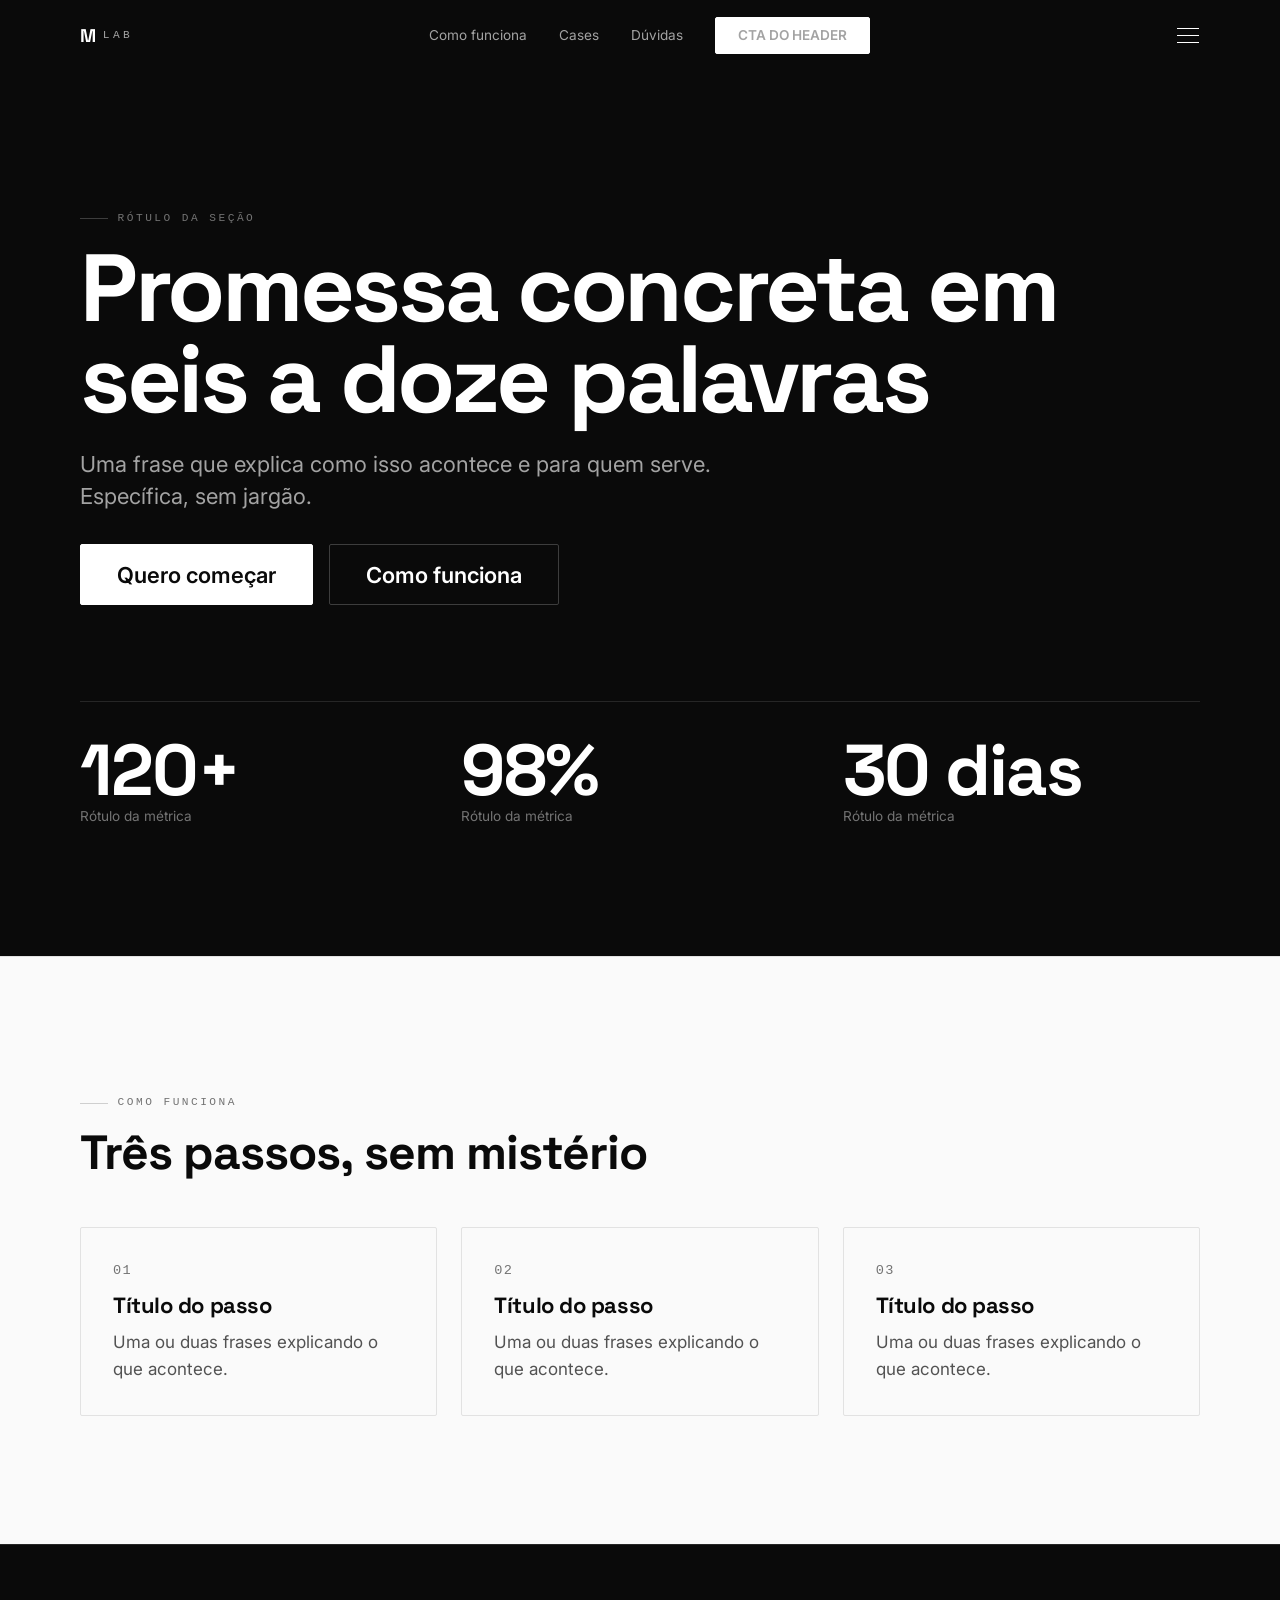
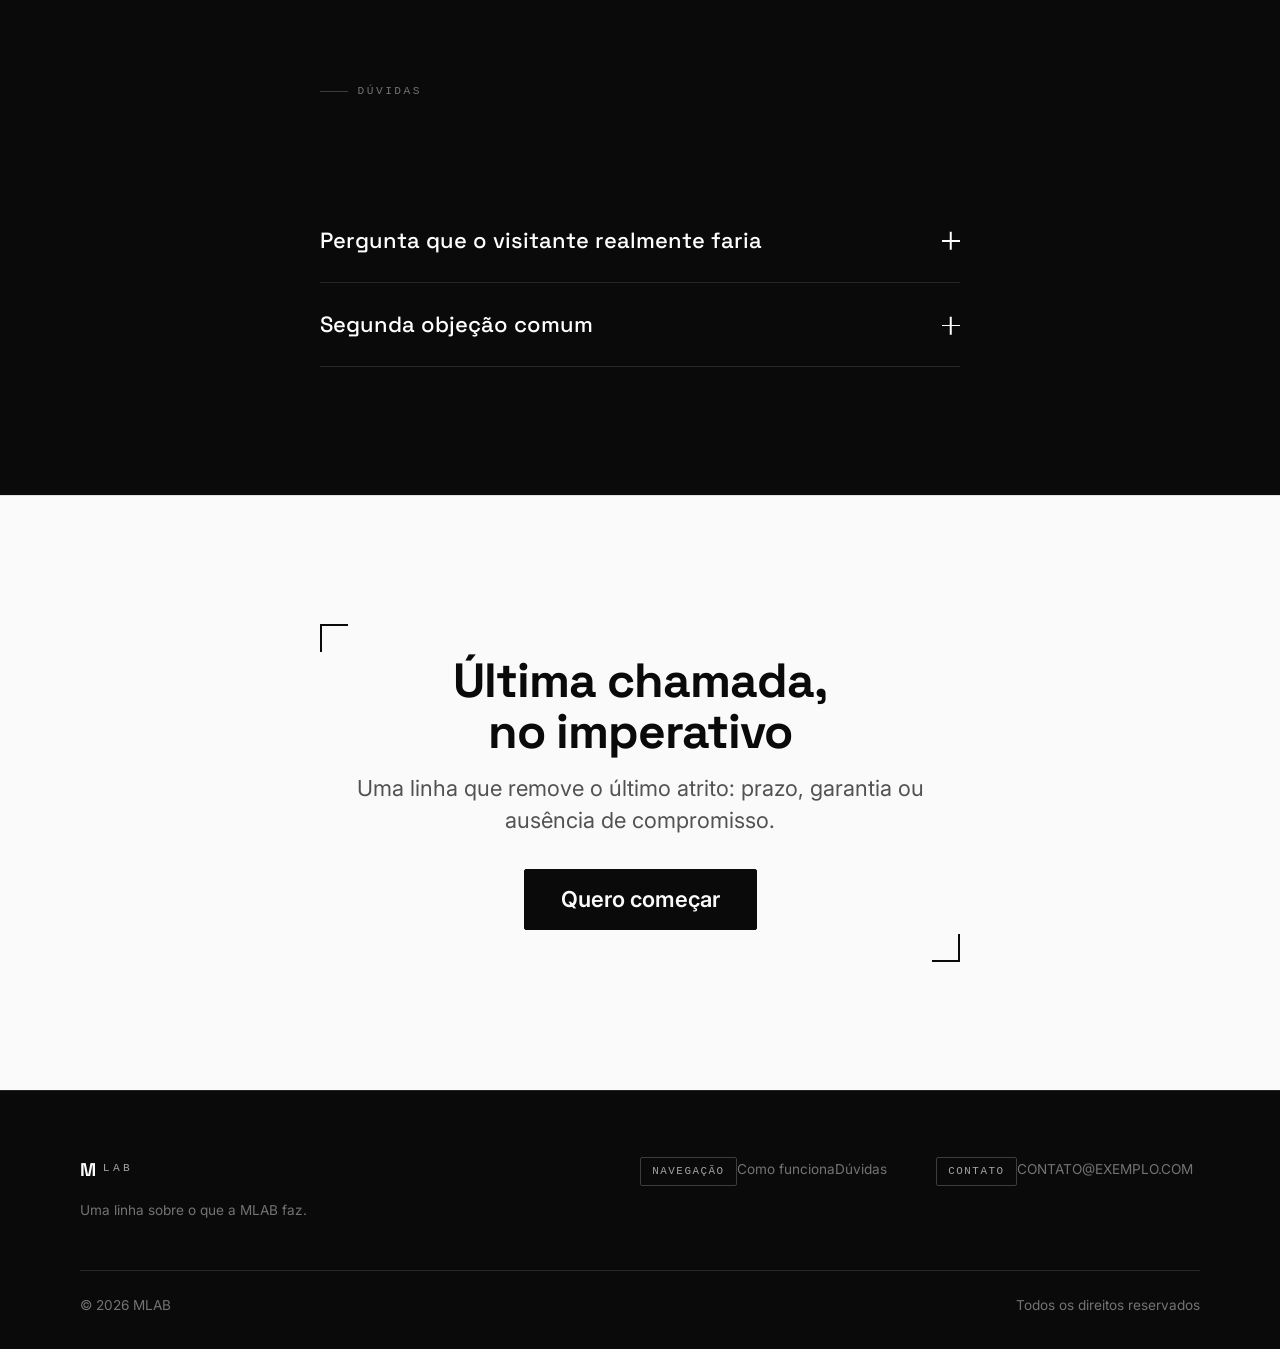
<file: site-fonte/base.html>
<!DOCTYPE html>
<html lang="pt-BR" data-billing="monthly">
<head>
<meta charset="UTF-8">
<meta name="viewport" content="width=device-width, initial-scale=1">
<title>TÍTULO DA PÁGINA — MLAB</title>
<meta name="description" content="DESCRIÇÃO EM ATÉ 155 CARACTERES.">
<meta property="og:title" content="TÍTULO DA PÁGINA — MLAB">
<meta property="og:description" content="DESCRIÇÃO EM ATÉ 155 CARACTERES.">
<meta property="og:type" content="website">
<meta name="theme-color" content="#0A0A0A">
<link rel="preconnect" href="https://fonts.googleapis.com">
<link rel="preconnect" href="https://fonts.gstatic.com" crossorigin>
<link href="https://fonts.googleapis.com/css2?family=Inter:wght@400;500;600&family=Space+Grotesk:wght@500;700&display=swap" rel="stylesheet">
<style>
/* ============================================================
   MLAB — tokens
   Paleta estritamente monocromática. Hierarquia vem de inversão
   de seção, peso tipográfico, contraste em degraus e movimento.
   ============================================================ */
:root{
  /* superfícies e tinta — trocam de valor dentro de [data-invert] */
  --paper:#0A0A0A; --paper-2:#121212; --paper-3:#1A1A1A;
  --ink:#FFFFFF;   --ink-2:#A3A3A3;   --ink-3:#737373;
  --line:#262626;  --line-2:#3D3D3D;

  /* tipografia */
  --font-display:'Space Grotesk',system-ui,sans-serif;
  --font-body:'Inter',system-ui,-apple-system,sans-serif;
  --font-mono:ui-monospace,'SF Mono',Menlo,monospace;

  --step--1:clamp(.78rem,.75rem + .15vw,.85rem);
  --step-0: clamp(1rem,.96rem + .2vw,1.0625rem);
  --step-1: clamp(1.15rem,1.05rem + .45vw,1.375rem);
  --step-2: clamp(1.5rem,1.3rem + .9vw,2rem);
  --step-3: clamp(2rem,1.55rem + 2vw,3rem);
  --step-4: clamp(2.5rem,1.7rem + 3.5vw,4.5rem);
  --step-5: clamp(3rem,1.8rem + 5.2vw,6.5rem);

  /* espaço */
  --s-1:.5rem; --s-2:.75rem; --s-3:1rem; --s-4:1.5rem;
  --s-5:2rem;  --s-6:3rem;   --s-7:4rem; --s-8:6rem;
  --gutter:clamp(1.25rem,4vw,2.5rem);
  --section-y:clamp(4rem,10vw,8rem);
  --wrap:1200px;
  --wrap-narrow:720px;
  --header-h:72px;

  --radius:2px;              /* a marca é angular: raio quase zero */
  --ease:cubic-bezier(.22,1,.36,1);
}

/* Inversão: o recurso de hierarquia mais forte do sistema.
   Todo componente usa var(--ink)/var(--paper), então basta trocar os tokens. */
[data-invert]{
  --paper:#FAFAFA; --paper-2:#F1F1F1; --paper-3:#E7E7E7;
  --ink:#0A0A0A;   --ink-2:#525252;   --ink-3:#737373;
  --line:#E2E2E2;  --line-2:#CFCFCF;
  background:var(--paper); color:var(--ink);
}

/* ---------- reset ---------- */
*,*::before,*::after{box-sizing:border-box}
*{margin:0}
html{-webkit-text-size-adjust:100%}
@media (prefers-reduced-motion:no-preference){html{scroll-behavior:smooth}}
body{
  background:var(--paper); color:var(--ink);
  font-family:var(--font-body); font-size:var(--step-0);
  line-height:1.6; -webkit-font-smoothing:antialiased;
  overflow-x:hidden;
}
img,svg,video{display:block;max-width:100%;height:auto}
button,input,textarea,select{font:inherit;color:inherit}
button{background:none;border:0;cursor:pointer}
a{color:inherit;text-decoration:none}
[id]{scroll-margin-top:calc(var(--header-h) + 1rem)}
:focus-visible{outline:2px solid currentColor;outline-offset:3px}
::selection{background:var(--ink);color:var(--paper)}

/* ---------- layout ---------- */
.wrap{width:100%;max-width:var(--wrap);margin-inline:auto;padding-inline:var(--gutter)}
.wrap--narrow{max-width:var(--wrap-narrow)}
.section{padding-block:var(--section-y);position:relative}
.section + .section{border-top:1px solid var(--line)}
[data-invert] + [data-invert]{border-top-color:var(--line)}
.stack > * + *{margin-top:var(--s-3)}
.stack-lg > * + *{margin-top:var(--s-5)}
.grid{display:grid;gap:var(--s-4)}
@media (min-width:768px){
  .grid--2{grid-template-columns:repeat(2,1fr)}
  .grid--3{grid-template-columns:repeat(3,1fr)}
  .grid--4{grid-template-columns:repeat(2,1fr)}
}
@media (min-width:1024px){ .grid--4{grid-template-columns:repeat(4,1fr)} }
.center{text-align:center}
.center .eyebrow{justify-content:center}

/* ---------- tipografia ---------- */
h1,h2,h3,h4{font-family:var(--font-display);font-weight:700;line-height:1.05;letter-spacing:-.02em;text-wrap:balance}
h1{font-size:var(--step-4)}
h2{font-size:var(--step-3)}
h3{font-size:var(--step-1)}
.display{font-size:var(--step-5);font-family:var(--font-display);font-weight:700;line-height:.95;letter-spacing:-.035em}
.lead{font-size:var(--step-1);color:var(--ink-2);line-height:1.45;max-width:52ch;text-wrap:pretty}
.muted{color:var(--ink-2)}
.subtle{color:var(--ink-3);font-size:var(--step--1)}
.eyebrow{
  display:inline-flex;align-items:center;gap:.6rem;
  font-family:var(--font-mono);font-size:.7rem;font-weight:500;
  letter-spacing:.22em;text-transform:uppercase;color:var(--ink-3);
  margin-bottom:var(--s-3);
}
.eyebrow::before{content:'';width:1.75rem;height:1px;background:var(--line-2)}
.center .eyebrow::after{content:'';width:1.75rem;height:1px;background:var(--line-2)}
.stat{font-family:var(--font-display);font-size:var(--step-4);font-weight:700;line-height:1;letter-spacing:-.03em}

/* Colchetes do logo: moldura para o elemento mais importante da seção. */
.bracket{position:relative;padding:var(--s-5)}
.bracket::before,.bracket::after{
  content:'';position:absolute;width:28px;height:28px;
  border:2px solid var(--ink);pointer-events:none;
}
.bracket::before{top:0;left:0;border-right:0;border-bottom:0}
.bracket::after{bottom:0;right:0;border-left:0;border-top:0}

/* ---------- botões ---------- */
.btn{
  display:inline-flex;align-items:center;justify-content:center;gap:.6rem;
  padding:.95rem 1.75rem;border-radius:var(--radius);
  font-weight:600;font-size:var(--step-0);line-height:1;
  border:1px solid var(--ink);white-space:nowrap;
  transition:transform .2s var(--ease),background .2s,color .2s,opacity .2s;
}
.btn--primary{background:var(--ink);color:var(--paper)}
.btn--primary:hover{transform:translateY(-2px)}
.btn--ghost{background:transparent;color:var(--ink);border-color:var(--line-2)}
.btn--ghost:hover{border-color:var(--ink)}
.btn--lg{padding:1.15rem 2.25rem;font-size:var(--step-1)}
.btn[disabled]{opacity:.45;pointer-events:none}
.btn-row{display:flex;flex-wrap:wrap;gap:var(--s-3)}
.center .btn-row{justify-content:center}

/* ---------- cards ---------- */
.card{
  background:var(--paper-2);border:1px solid var(--line);
  border-radius:var(--radius);padding:var(--s-5);
  transition:border-color .25s,transform .25s var(--ease);
}
.card:hover{border-color:var(--line-2);transform:translateY(-3px)}
.card--flat{background:transparent}
.card__num{font-family:var(--font-mono);font-size:var(--step--1);color:var(--ink-3);letter-spacing:.1em}
.badge{
  display:inline-block;padding:.3rem .7rem;border:1px solid var(--line-2);
  border-radius:var(--radius);font-family:var(--font-mono);
  font-size:.68rem;letter-spacing:.14em;text-transform:uppercase;color:var(--ink-2);
}
.badge--solid{background:var(--ink);color:var(--paper);border-color:var(--ink)}

/* ---------- header ---------- */
.header{
  position:fixed;inset:0 0 auto;z-index:100;height:var(--header-h);
  display:flex;align-items:center;
  border-bottom:1px solid transparent;transition:background .3s,border-color .3s;
}
.header.is-scrolled{background:rgba(10,10,10,.85);backdrop-filter:blur(12px);border-bottom-color:var(--line)}
.header__inner{display:flex;align-items:center;justify-content:space-between;gap:var(--s-4);width:100%}
.logo{font-family:var(--font-display);font-weight:700;font-size:1.15rem;letter-spacing:-.02em;display:flex;align-items:center;gap:.45rem}
.logo span{font-family:var(--font-mono);font-size:.7rem;font-weight:500;letter-spacing:.3em;color:var(--ink-2)}
.nav{display:none;align-items:center;gap:var(--s-5)}
.nav a{font-size:var(--step--1);color:var(--ink-2);transition:color .2s}
.nav a:hover{color:var(--ink)}
@media (min-width:900px){ .nav{display:flex} .nav-toggle{display:none} }
.nav-toggle{width:44px;height:44px;display:grid;place-items:center;margin-right:-10px}
.nav-toggle span{display:block;width:22px;height:1.5px;background:var(--ink);position:relative;transition:background .2s}
.nav-toggle span::before,.nav-toggle span::after{content:'';position:absolute;left:0;width:22px;height:1.5px;background:var(--ink);transition:transform .3s var(--ease)}
.nav-toggle span::before{top:-7px} .nav-toggle span::after{top:7px}
body.nav-open .nav-toggle span{background:transparent}
body.nav-open .nav-toggle span::before{transform:translateY(7px) rotate(45deg)}
body.nav-open .nav-toggle span::after{transform:translateY(-7px) rotate(-45deg)}
.nav-mobile{
  position:fixed;inset:var(--header-h) 0 0;z-index:99;background:var(--paper);
  display:flex;flex-direction:column;justify-content:center;gap:var(--s-4);
  padding:var(--gutter);opacity:0;visibility:hidden;transition:opacity .3s,visibility .3s;
}
body.nav-open .nav-mobile{opacity:1;visibility:visible}
body.nav-open{overflow:hidden}
.nav-mobile a{font-family:var(--font-display);font-size:var(--step-2);font-weight:700}
@media (min-width:900px){ .nav-mobile{display:none} }

/* ---------- reveal ---------- */
[data-reveal]{opacity:0;transform:translateY(24px);transition:opacity .7s var(--ease),transform .7s var(--ease)}
[data-reveal].is-in{opacity:1;transform:none}
@media (prefers-reduced-motion:reduce){
  [data-reveal]{opacity:1;transform:none;transition:none}
  .btn:hover,.card:hover{transform:none}
}

/* ---------- accordion (FAQ) ---------- */
.acc__item{border-bottom:1px solid var(--line)}
.acc__trigger{
  width:100%;display:flex;align-items:center;justify-content:space-between;gap:var(--s-4);
  padding:var(--s-4) 0;text-align:left;font-family:var(--font-display);
  font-weight:500;font-size:var(--step-1);color:var(--ink);
}
.acc__icon{position:relative;flex:0 0 18px;height:18px}
.acc__icon::before,.acc__icon::after{content:'';position:absolute;inset:50% 0 auto;height:1.5px;background:var(--ink);transition:transform .3s var(--ease)}
.acc__icon::after{transform:rotate(90deg)}
.acc__item.is-open .acc__icon::after{transform:rotate(0)}
.acc__panel{display:grid;grid-template-rows:0fr;transition:grid-template-rows .35s var(--ease)}
.acc__item.is-open .acc__panel{grid-template-rows:1fr}
.acc__panel > div{overflow:hidden}
.acc__panel p{padding-bottom:var(--s-4);color:var(--ink-2);max-width:65ch}

/* ---------- tabs ---------- */
.tabs__list{display:flex;gap:var(--s-1);border-bottom:1px solid var(--line);overflow-x:auto;scrollbar-width:none}
.tabs__list::-webkit-scrollbar{display:none}
.tabs__tab{
  padding:var(--s-3) var(--s-4);white-space:nowrap;color:var(--ink-3);
  border-bottom:2px solid transparent;margin-bottom:-1px;transition:color .2s,border-color .2s;
}
.tabs__tab[aria-selected="true"]{color:var(--ink);border-bottom-color:var(--ink)}
.tabs__panel{padding-top:var(--s-5)}
.tabs__panel[hidden]{display:none}

/* ---------- carrossel ---------- */
.carousel__track{
  display:flex;gap:var(--s-4);overflow-x:auto;scroll-snap-type:x mandatory;
  scrollbar-width:none;padding-bottom:var(--s-2);
}
.carousel__track::-webkit-scrollbar{display:none}
.carousel__slide{flex:0 0 min(88%,380px);scroll-snap-align:start}
.carousel__nav{display:flex;gap:var(--s-2);margin-top:var(--s-4)}
.carousel__btn{
  width:44px;height:44px;display:grid;place-items:center;
  border:1px solid var(--line-2);border-radius:var(--radius);transition:border-color .2s,opacity .2s;
}
.carousel__btn:hover{border-color:var(--ink)}
.carousel__btn[disabled]{opacity:.3;pointer-events:none}

/* ---------- preço ---------- */
.billing-toggle{display:inline-flex;border:1px solid var(--line);border-radius:var(--radius);padding:3px}
.billing-toggle button{padding:.5rem 1.1rem;font-size:var(--step--1);color:var(--ink-3);border-radius:var(--radius);transition:background .2s,color .2s}
.billing-toggle button[aria-pressed="true"]{background:var(--ink);color:var(--paper)}
[data-price]{display:none}
[data-billing="monthly"] [data-price="monthly"],
[data-billing="annual"]  [data-price="annual"]{display:inline}

/* ---------- formulário ---------- */
.field{display:flex;flex-direction:column;gap:.45rem}
.field label{font-size:var(--step--1);color:var(--ink-2)}
.field input,.field select,.field textarea{
  width:100%;padding:.9rem 1rem;background:var(--paper-2);
  border:1px solid var(--line);border-radius:var(--radius);
  transition:border-color .2s;
}
.field input:focus,.field select:focus,.field textarea:focus{outline:none;border-color:var(--ink)}
.field__error{font-size:var(--step--1);color:var(--ink-2);display:none;align-items:center;gap:.4rem}
.field__error::before{content:'!';font-family:var(--font-mono);font-weight:700;width:1.1em;height:1.1em;display:grid;place-items:center;border:1.5px solid currentColor;border-radius:50%;font-size:.7em}
/* Sem vermelho: o erro se marca por borda grossa + ícone. */
.field.is-invalid input,.field.is-invalid select,.field.is-invalid textarea{border-width:2px;border-color:var(--ink)}
.field.is-invalid .field__error{display:flex}
.form__status{display:none;padding:var(--s-4);border:1px solid var(--line-2);border-radius:var(--radius);margin-top:var(--s-3)}
.form__status.is-visible{display:block}
.spinner{width:1em;height:1em;border:2px solid currentColor;border-top-color:transparent;border-radius:50%;animation:spin .7s linear infinite}
@keyframes spin{to{transform:rotate(360deg)}}

/* ---------- footer ---------- */
.footer{padding-block:var(--s-7) var(--s-5);border-top:1px solid var(--line)}
.footer__grid{display:grid;gap:var(--s-5);grid-template-columns:1fr}
@media (min-width:768px){ .footer__grid{grid-template-columns:2fr 1fr 1fr} }
.footer__bottom{margin-top:var(--s-6);padding-top:var(--s-4);border-top:1px solid var(--line);display:flex;flex-wrap:wrap;gap:var(--s-3);justify-content:space-between;color:var(--ink-3);font-size:var(--step--1)}

/* ---------- modal ---------- */
dialog{
  border:1px solid var(--line-2);border-radius:var(--radius);
  background:var(--paper-2);color:var(--ink);
  padding:var(--s-5);max-width:min(560px,92vw);width:100%;
}
dialog::backdrop{background:rgba(0,0,0,.72);backdrop-filter:blur(4px)}
</style>
</head>
<body>

<!-- ============ HEADER ============ -->
<header class="header" data-header>
  <div class="wrap header__inner">
    <a href="#top" class="logo">M<span>LAB</span></a>
    <nav class="nav">
      <a href="#como">Como funciona</a>
      <a href="#prova">Cases</a>
      <a href="#faq">Dúvidas</a>
      <a href="#cta" class="btn btn--primary" style="padding:.7rem 1.35rem">CTA DO HEADER</a>
    </nav>
    <button class="nav-toggle" data-nav-toggle aria-label="Abrir menu" aria-expanded="false"><span></span></button>
  </div>
</header>
<nav class="nav-mobile" data-nav-mobile>
  <a href="#como">Como funciona</a>
  <a href="#prova">Cases</a>
  <a href="#faq">Dúvidas</a>
  <a href="#cta" class="btn btn--primary" style="align-self:flex-start;margin-top:var(--s-3)">CTA DO HEADER</a>
</nav>

<main id="top">

  <!-- ============ HERO ============ -->
  <section class="section" style="padding-top:calc(var(--header-h) + var(--section-y))">
    <div class="wrap">
      <p class="eyebrow" data-reveal>RÓTULO DA SEÇÃO</p>
      <h1 class="display" data-reveal data-reveal-delay="80">
        Promessa concreta em<br>seis a doze palavras
      </h1>
      <p class="lead" style="margin-top:var(--s-4)" data-reveal data-reveal-delay="160">
        Uma frase que explica como isso acontece e para quem serve. Específica, sem jargão.
      </p>
      <div class="btn-row" style="margin-top:var(--s-5)" data-reveal data-reveal-delay="240">
        <a href="#cta" class="btn btn--primary btn--lg">Quero começar</a>
        <a href="#como" class="btn btn--ghost btn--lg">Como funciona</a>
      </div>

      <!-- prova social numérica: contadores animam ao entrar na viewport -->
      <div class="grid grid--3" style="margin-top:var(--s-8);border-top:1px solid var(--line);padding-top:var(--s-5)" data-reveal data-reveal-delay="320">
        <div><p class="stat" data-count="120" data-count-suffix="+">0</p><p class="subtle">Rótulo da métrica <!-- PLACEHOLDER --></p></div>
        <div><p class="stat" data-count="98" data-count-suffix="%">0</p><p class="subtle">Rótulo da métrica <!-- PLACEHOLDER --></p></div>
        <div><p class="stat" data-count="30" data-count-suffix=" dias">0</p><p class="subtle">Rótulo da métrica <!-- PLACEHOLDER --></p></div>
      </div>
    </div>
  </section>

  <!-- ============ SEÇÃO INVERTIDA (use para o que mais importa) ============ -->
  <section class="section" id="como" data-invert>
    <div class="wrap">
      <p class="eyebrow" data-reveal>COMO FUNCIONA</p>
      <h2 data-reveal>Três passos, sem mistério</h2>
      <div class="grid grid--3" style="margin-top:var(--s-6)">
        <article class="card card--flat" data-reveal><p class="card__num">01</p><h3 style="margin-top:var(--s-2)">Título do passo</h3><p class="muted" style="margin-top:var(--s-2)">Uma ou duas frases explicando o que acontece.</p></article>
        <article class="card card--flat" data-reveal data-reveal-delay="100"><p class="card__num">02</p><h3 style="margin-top:var(--s-2)">Título do passo</h3><p class="muted" style="margin-top:var(--s-2)">Uma ou duas frases explicando o que acontece.</p></article>
        <article class="card card--flat" data-reveal data-reveal-delay="200"><p class="card__num">03</p><h3 style="margin-top:var(--s-2)">Título do passo</h3><p class="muted" style="margin-top:var(--s-2)">Uma ou duas frases explicando o que acontece.</p></article>
      </div>
    </div>
  </section>

  <!-- ============ FAQ ============ -->
  <section class="section" id="faq">
    <div class="wrap wrap--narrow">
      <p class="eyebrow" data-reveal>DÚVIDAS</p>
      <h2 data-reveal>Perguntas frequentes</h2>
      <div data-accordion style="margin-top:var(--s-5)">
        <div class="acc__item">
          <button class="acc__trigger" aria-expanded="false" aria-controls="faq-1">Pergunta que o visitante realmente faria<span class="acc__icon"></span></button>
          <div class="acc__panel" id="faq-1"><div><p>Resposta direta, sem rodeio, respondendo a objeção por trás da pergunta.</p></div></div>
        </div>
        <div class="acc__item">
          <button class="acc__trigger" aria-expanded="false" aria-controls="faq-2">Segunda objeção comum<span class="acc__icon"></span></button>
          <div class="acc__panel" id="faq-2"><div><p>Resposta direta, sem rodeio.</p></div></div>
        </div>
      </div>
    </div>
  </section>

  <!-- ============ CTA FINAL ============ -->
  <section class="section" id="cta" data-invert>
    <div class="wrap wrap--narrow center">
      <div class="bracket" data-reveal>
        <h2>Última chamada, no imperativo</h2>
        <p class="lead" style="margin:var(--s-3) auto 0">Uma linha que remove o último atrito: prazo, garantia ou ausência de compromisso.</p>
        <div class="btn-row" style="margin-top:var(--s-5)"><a href="#" class="btn btn--primary btn--lg">Quero começar</a></div>
      </div>
    </div>
  </section>

</main>

<!-- ============ FOOTER ============ -->
<footer class="footer">
  <div class="wrap">
    <div class="footer__grid">
      <div><a href="#top" class="logo">M<span>LAB</span></a><p class="subtle" style="margin-top:var(--s-3);max-width:34ch">Uma linha sobre o que a MLAB faz.</p></div>
      <div class="stack"><p class="badge">Navegação</p><a href="#como" class="subtle">Como funciona</a><a href="#faq" class="subtle">Dúvidas</a></div>
      <div class="stack"><p class="badge">Contato</p><a href="mailto:CONTATO@EXEMPLO.COM" class="subtle">CONTATO@EXEMPLO.COM <!-- PLACEHOLDER --></a></div>
    </div>
    <div class="footer__bottom"><span>&copy; <span data-year></span> MLAB</span><span>Todos os direitos reservados</span></div>
  </div>
</footer>

<script>
/* ============================================================
   MLAB runtime — comportamento dirigido por atributos data-*.
   Escreva a marcação; o comportamento vem junto.
   Referência completa: references/interacoes.md
   ============================================================ */
(function(){
  'use strict';
  var RM = window.matchMedia('(prefers-reduced-motion: reduce)').matches;
  var $  = function(s,c){return (c||document).querySelector(s)};
  var $$ = function(s,c){return Array.prototype.slice.call((c||document).querySelectorAll(s))};

  /* ---- ano corrente ---- */
  $$('[data-year]').forEach(function(el){ el.textContent = new Date().getFullYear() });

  /* ---- header: estado de scroll ---- */
  var header = $('[data-header]');
  if(header){
    var onScroll = function(){ header.classList.toggle('is-scrolled', window.scrollY > 20) };
    onScroll(); addEventListener('scroll', onScroll, {passive:true});
  }

  /* ---- menu mobile ---- */
  var navToggle = $('[data-nav-toggle]'), navMobile = $('[data-nav-mobile]');
  if(navToggle && navMobile){
    var setNav = function(open){
      document.body.classList.toggle('nav-open', open);
      navToggle.setAttribute('aria-expanded', String(open));
      navToggle.setAttribute('aria-label', open ? 'Fechar menu' : 'Abrir menu');
    };
    navToggle.addEventListener('click', function(){ setNav(!document.body.classList.contains('nav-open')) });
    $$('a', navMobile).forEach(function(a){ a.addEventListener('click', function(){ setNav(false) }) });
    addEventListener('keydown', function(e){ if(e.key === 'Escape') setNav(false) });
  }

  /* ---- reveal on scroll ---- */
  var reveals = $$('[data-reveal]');
  if(reveals.length){
    if(RM || !('IntersectionObserver' in window)){
      reveals.forEach(function(el){ el.classList.add('is-in') });
    } else {
      var io = new IntersectionObserver(function(entries){
        entries.forEach(function(en){
          if(!en.isIntersecting) return;
          var d = parseInt(en.target.dataset.revealDelay || 0, 10);
          setTimeout(function(){ en.target.classList.add('is-in') }, d);
          io.unobserve(en.target);
        });
      }, {threshold:.12, rootMargin:'0px 0px -8% 0px'});
      reveals.forEach(function(el){ io.observe(el) });
    }
  }

  /* ---- contadores animados ----
     data-count="1200" data-count-prefix="R$ " data-count-suffix="+" data-count-decimals="0" */
  function formatNum(v, dec){
    return v.toLocaleString('pt-BR', {minimumFractionDigits:dec, maximumFractionDigits:dec});
  }
  function runCount(el){
    var target = parseFloat(el.dataset.count);
    var dec    = parseInt(el.dataset.countDecimals || 0, 10);
    var pre    = el.dataset.countPrefix || '';
    var suf    = el.dataset.countSuffix || '';
    if(RM){ el.textContent = pre + formatNum(target, dec) + suf; return }
    var dur = parseInt(el.dataset.countDuration || 1400, 10), t0 = null;
    function step(ts){
      if(t0 === null) t0 = ts;
      var p = Math.min((ts - t0) / dur, 1);
      var eased = 1 - Math.pow(1 - p, 3);
      el.textContent = pre + formatNum(target * eased, dec) + suf;
      if(p < 1) requestAnimationFrame(step);
    }
    requestAnimationFrame(step);
  }
  var counters = $$('[data-count]');
  if(counters.length){
    if(!('IntersectionObserver' in window)){ counters.forEach(runCount) }
    else {
      var ioC = new IntersectionObserver(function(entries){
        entries.forEach(function(en){ if(en.isIntersecting){ runCount(en.target); ioC.unobserve(en.target) } });
      }, {threshold:.5});
      counters.forEach(function(el){ ioC.observe(el) });
    }
  }

  /* ---- accordion ----
     [data-accordion] > .acc__item > button.acc__trigger + .acc__panel
     data-accordion-single: abre um por vez */
  $$('[data-accordion]').forEach(function(acc){
    var single = acc.hasAttribute('data-accordion-single');
    $$('.acc__trigger', acc).forEach(function(btn){
      btn.addEventListener('click', function(){
        var item = btn.closest('.acc__item');
        var open = !item.classList.contains('is-open');
        if(single) $$('.acc__item', acc).forEach(function(i){
          i.classList.remove('is-open');
          var b = $('.acc__trigger', i); if(b) b.setAttribute('aria-expanded','false');
        });
        item.classList.toggle('is-open', open);
        btn.setAttribute('aria-expanded', String(open));
      });
    });
  });

  /* ---- tabs ---- */
  $$('[data-tabs]').forEach(function(root){
    var tabs   = $$('[role="tab"]', root);
    var panels = $$('[role="tabpanel"]', root);
    function select(i){
      tabs.forEach(function(t,j){ t.setAttribute('aria-selected', String(j===i)); t.tabIndex = j===i ? 0 : -1 });
      panels.forEach(function(p,j){ p.hidden = j !== i });
    }
    tabs.forEach(function(t,i){
      t.addEventListener('click', function(){ select(i) });
      t.addEventListener('keydown', function(e){
        var d = e.key === 'ArrowRight' ? 1 : e.key === 'ArrowLeft' ? -1 : 0;
        if(!d) return;
        e.preventDefault();
        var n = (i + d + tabs.length) % tabs.length;
        select(n); tabs[n].focus();
      });
    });
    select(0);
  });

  /* ---- carrossel (scroll-snap nativo + botões) ---- */
  $$('[data-carousel]').forEach(function(root){
    var track = $('.carousel__track', root);
    var prev  = $('[data-carousel-prev]', root);
    var next  = $('[data-carousel-next]', root);
    if(!track) return;
    function stepSize(){
      var slide = $('.carousel__slide', track);
      return slide ? slide.offsetWidth + 24 : track.clientWidth * .8;
    }
    function sync(){
      if(!prev || !next) return;
      prev.disabled = track.scrollLeft < 8;
      next.disabled = track.scrollLeft >= track.scrollWidth - track.clientWidth - 8;
    }
    if(prev) prev.addEventListener('click', function(){ track.scrollBy({left:-stepSize(), behavior: RM ? 'auto' : 'smooth'}) });
    if(next) next.addEventListener('click', function(){ track.scrollBy({left: stepSize(), behavior: RM ? 'auto' : 'smooth'}) });
    track.addEventListener('scroll', sync, {passive:true});
    addEventListener('resize', sync);
    sync();
  });

  /* ---- modal (dialog nativo) ----
     <button data-modal-open="demo">  <dialog id="demo"> ... <button data-modal-close> */
  $$('[data-modal-open]').forEach(function(btn){
    btn.addEventListener('click', function(){
      var dlg = document.getElementById(btn.dataset.modalOpen);
      if(dlg && dlg.showModal) dlg.showModal();
    });
  });
  $$('dialog').forEach(function(dlg){
    $$('[data-modal-close]', dlg).forEach(function(b){ b.addEventListener('click', function(){ dlg.close() }) });
    dlg.addEventListener('click', function(e){ if(e.target === dlg) dlg.close() });
  });

  /* ---- toggle mensal/anual ----
     Troca html[data-billing]; o CSS revela [data-price="monthly"|"annual"]. */
  $$('[data-billing-toggle] button').forEach(function(btn){
    btn.addEventListener('click', function(){
      var plan = btn.dataset.plan;
      document.documentElement.setAttribute('data-billing', plan);
      $$('[data-billing-toggle] button').forEach(function(b){ b.setAttribute('aria-pressed', String(b === btn)) });
    });
  });

  /* ---- máscaras BR ---- data-mask="phone|cpf|cnpj|cep|currency" */
  var masks = {
    phone: function(v){ v = v.replace(/\D/g,'').slice(0,11);
      if(v.length <= 10) return v.replace(/(\d{0,2})(\d{0,4})(\d{0,4})/, function(_,a,b,c){ return (a?'('+a:'')+(a.length===2?') ':'')+b+(c?'-'+c:'') }).trim();
      return v.replace(/(\d{2})(\d{5})(\d{0,4})/, '($1) $2-$3'); },
    cpf: function(v){ v = v.replace(/\D/g,'').slice(0,11);
      return v.replace(/(\d{3})(\d)/,'$1.$2').replace(/(\d{3})(\d)/,'$1.$2').replace(/(\d{3})(\d{1,2})$/,'$1-$2'); },
    cnpj: function(v){ v = v.replace(/\D/g,'').slice(0,14);
      return v.replace(/(\d{2})(\d)/,'$1.$2').replace(/(\d{3})(\d)/,'$1.$2').replace(/(\d{3})(\d)/,'$1/$2').replace(/(\d{4})(\d{1,2})$/,'$1-$2'); },
    cep: function(v){ v = v.replace(/\D/g,'').slice(0,8); return v.replace(/(\d{5})(\d{1,3})/,'$1-$2') },
    currency: function(v){ v = v.replace(/\D/g,''); if(!v) return '';
      return (parseInt(v,10)/100).toLocaleString('pt-BR',{style:'currency',currency:'BRL'}) }
  };
  $$('[data-mask]').forEach(function(input){
    var fn = masks[input.dataset.mask];
    if(!fn) return;
    input.addEventListener('input', function(){ input.value = fn(input.value) });
  });

  /* ---- formulário: validação + envio + estados ----
     <form data-form data-endpoint="https://..."> ... </form>
     Cada .field pode ter <p class="field__error">mensagem</p>. */
  function validateField(field){
    var input = $('input,select,textarea', field);
    if(!input) return true;
    var v = input.value.trim(), ok = true;
    if(input.required && !v) ok = false;
    if(ok && v && input.type === 'email') ok = /^[^\s@]+@[^\s@]+\.[^\s@]{2,}$/.test(v);
    if(ok && v && input.dataset.mask === 'phone') ok = v.replace(/\D/g,'').length >= 10;
    field.classList.toggle('is-invalid', !ok);
    return ok;
  }
  $$('[data-form]').forEach(function(form){
    var status = $('.form__status', form);
    var submit = $('[type="submit"]', form);
    var submitLabel = submit ? submit.innerHTML : '';

    $$('.field', form).forEach(function(field){
      var input = $('input,select,textarea', field);
      if(input) input.addEventListener('blur', function(){ if(field.classList.contains('is-invalid')) validateField(field) });
    });

    form.addEventListener('submit', function(e){
      e.preventDefault();
      var fields = $$('.field', form);
      var valid = fields.map(validateField).every(Boolean);
      if(!valid){ var bad = $('.field.is-invalid input,.field.is-invalid select,.field.is-invalid textarea', form); if(bad) bad.focus(); return }

      if(submit){ submit.disabled = true; submit.innerHTML = '<span class="spinner"></span> Enviando' }
      var data = Object.fromEntries(new FormData(form).entries());
      var endpoint = form.dataset.endpoint;

      var done = function(okMsg){
        form.reset();
        if(status){ status.textContent = okMsg; status.classList.add('is-visible') }
        if(submit){ submit.disabled = false; submit.innerHTML = submitLabel }
      };
      var fail = function(){
        if(status){ status.textContent = 'Não conseguimos enviar agora. Tente de novo em instantes.'; status.classList.add('is-visible') }
        if(submit){ submit.disabled = false; submit.innerHTML = submitLabel }
      };

      if(!endpoint){
        console.info('[MLAB] Sem data-endpoint — envio simulado. Dados:', data);
        setTimeout(function(){ done('Recebemos seus dados. Entraremos em contato em breve.') }, 600);
        return;
      }
      fetch(endpoint, {method:'POST', headers:{'Content-Type':'application/json'}, body: JSON.stringify(data)})
        .then(function(r){ r.ok ? done('Recebemos seus dados. Entraremos em contato em breve.') : fail() })
        .catch(fail);
    });
  });
})();
</script>
</body>
</html>
</file>
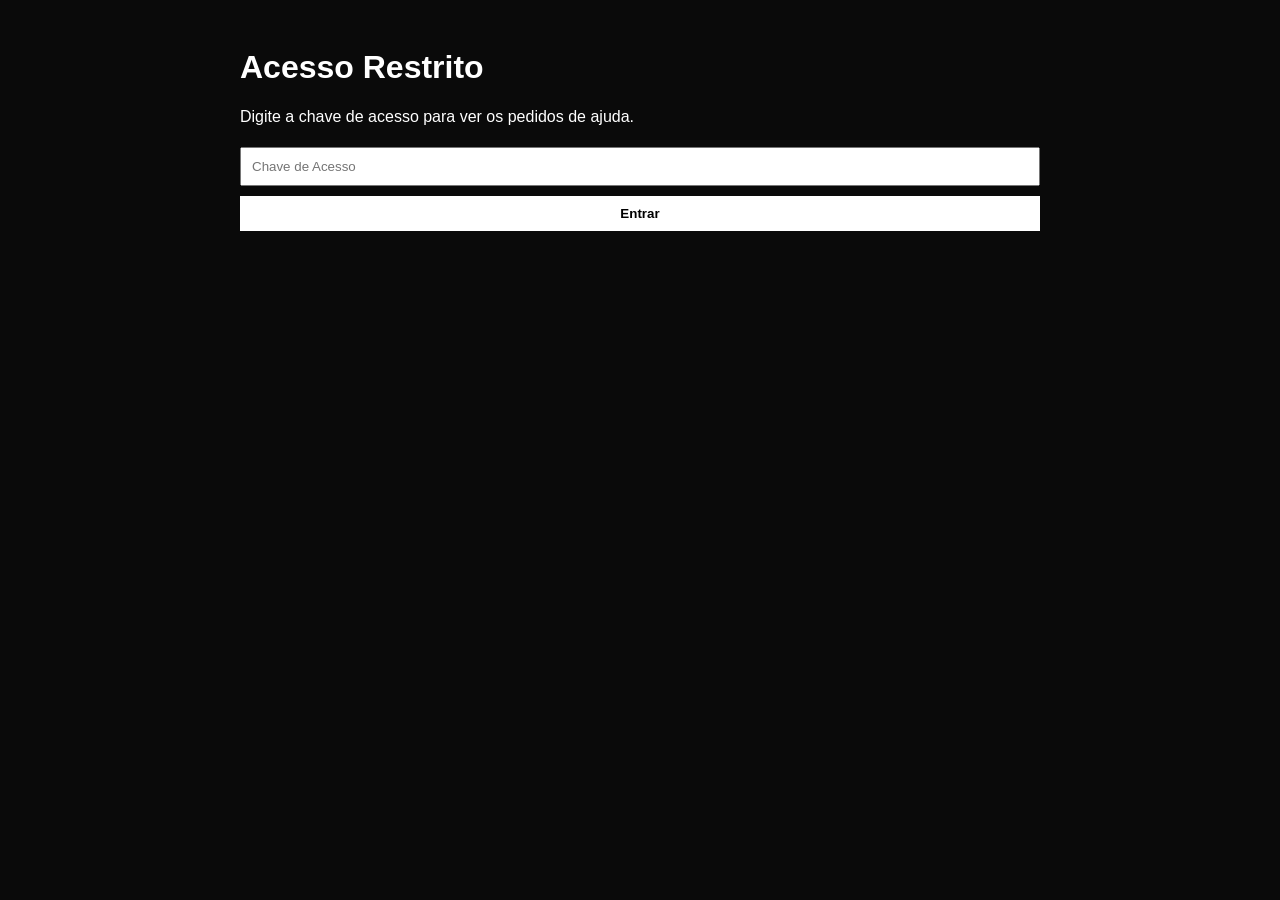
<file: site/admin.html>
<!DOCTYPE html>
<html lang="pt-BR">
<head>
    <meta charset="UTF-8">
    <meta name="viewport" content="width=device-width, initial-scale=1.0">
    <title>Admin - M Soluction</title>
    <style>
        body { font-family: sans-serif; background: #0a0a0a; color: #fff; padding: 20px; }
        .container { max-width: 800px; margin: 0 auto; }
        input, button { padding: 10px; margin: 5px 0; width: 100%; box-sizing: border-box; }
        button { background: #fff; color: #000; border: none; cursor: pointer; font-weight: bold; }
        .hidden { display: none; }
        .ticket { background: #1a1a1a; padding: 15px; margin-bottom: 10px; border-left: 4px solid #fff; }
        .ticket-meta { font-size: 0.8em; color: #888; margin-bottom: 5px; }
    </style>
</head>
<body>
    <div class="container">
        <div id="login-screen">
            <h1>Acesso Restrito</h1>
            <p>Digite a chave de acesso para ver os pedidos de ajuda.</p>
            <input type="password" id="admin-key" placeholder="Chave de Acesso">
            <button onclick="checkKey()">Entrar</button>
        </div>

        <div id="admin-panel" class="hidden">
            <h1>Pedidos de Ajuda</h1>
            <p>Lista de relatos enviados pelos usuários via app instalador.</p>
            <div id="tickets-list">
                <!-- Tickets will be loaded here -->
            </div>
            <button onclick="clearTickets()" style="background: #333; color: #fff; margin-top: 20px;">Limpar Lista (Local)</button>
        </div>
    </div>

    <script>
        const SECRET_KEY = "msoluction2026";

        function checkKey() {
            const input = document.getElementById('admin-key').value;
            if (input === SECRET_KEY) {
                document.getElementById('login-screen').classList.add('hidden');
                document.getElementById('admin-panel').classList.remove('hidden');
                loadTickets();
            } else {
                alert("Chave incorreta.");
            }
        }

        function loadTickets() {
            const list = document.getElementById('tickets-list');
            // In a real app, this would fetch from an API.
            // Since this is static, we simulate reading from localStorage or just show a message.
            // For demo purposes, let's assume the installer sent data to localStorage (which it can't cross-origin easily without a backend).
            // So we will just show a placeholder or check if there's any global variable set by a hypothetical backend.

            // Simulating data for now since we don't have a backend yet.
            const mockTickets = [
                { model: "HY320", android: "12", error: "ERR_MANIFEST", msg: "Tela preta após instalar", date: new Date().toLocaleString() },
                { model: "HY300", android: "11", error: "NONE", msg: "Controle não funciona no YouTube", date: new Date().toLocaleString() }
            ];

            list.innerHTML = "";
            if (mockTickets.length === 0) {
                list.innerHTML = "<p>Nenhum pedido de ajuda encontrado.</p>";
                return;
            }

            mockTickets.forEach(t => {
                const div = document.createElement('div');
                div.className = 'ticket';
                div.innerHTML = `
                    <div class="ticket-meta">${t.date} | ${t.model} | Android ${t.android}</div>
                    <strong>Erro:</strong> ${t.error}<br>
                    <strong>Mensagem:</strong> ${t.msg}
                `;
                list.appendChild(div);
            });
        }

        function clearTickets() {
            if(confirm("Tem certeza?")) {
                document.getElementById('tickets-list').innerHTML = "<p>Lista limpa.</p>";
            }
        }
    </script>
</body>
</html>
</file>
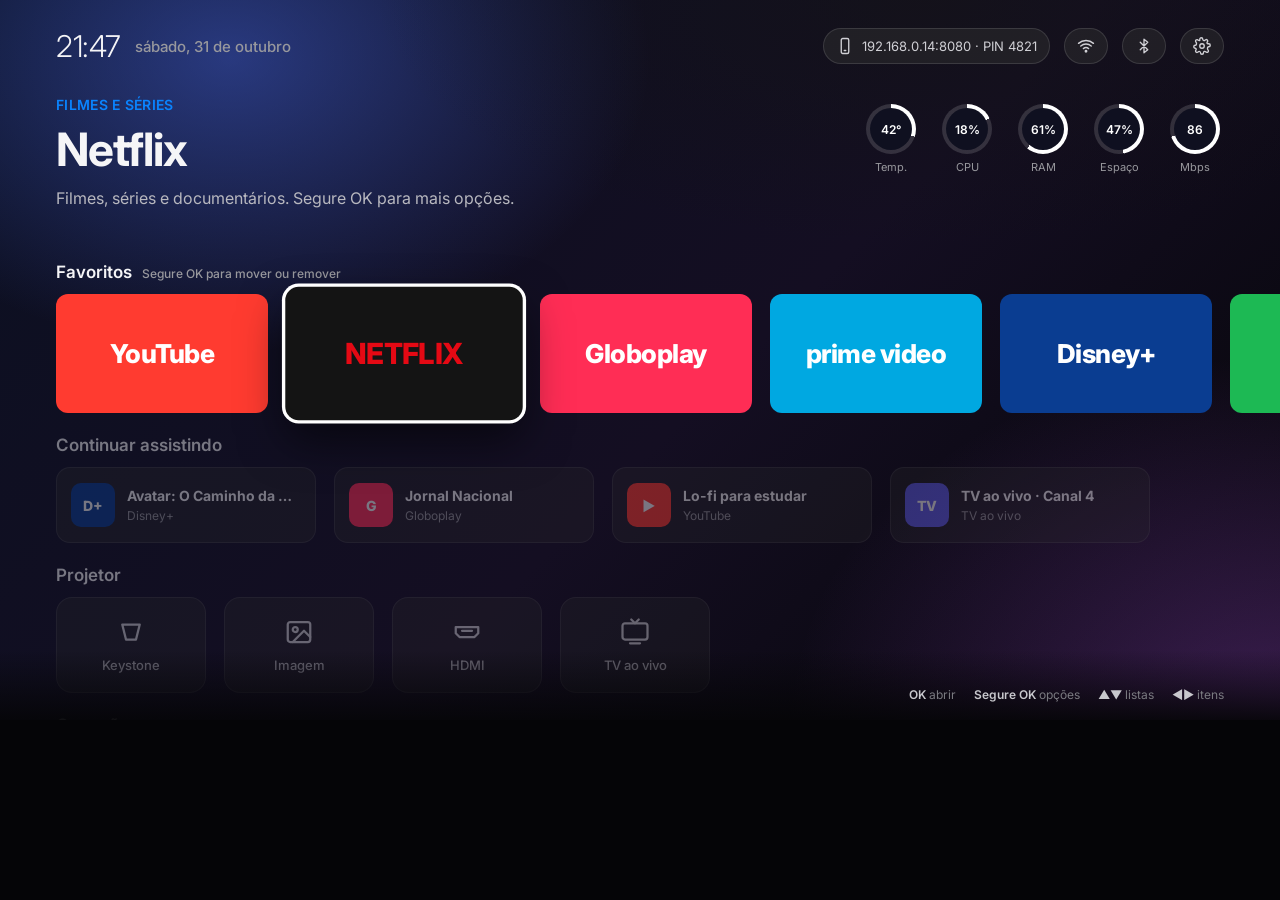
<file: docs/nova-interface/mockup.html>
<!DOCTYPE html>
<html lang="pt-BR"><head><meta charset="utf-8"><title>Mockup — nova tela inicial</title>
<style>
@font-face{font-family:Inter;src:url(../../app/assets/fonts/Inter.ttf)}
*{box-sizing:border-box;margin:0;padding:0}
body{width:1280px;height:720px;overflow:hidden;font-family:Inter,sans-serif;color:#F5F5F7;
 background:#050507}
.screen{position:relative;width:1280px;height:720px;overflow:hidden;
 background:
  radial-gradient(600px 420px at 18% 8%, rgba(74,108,240,.45), transparent 70%),
  radial-gradient(700px 520px at 100% 100%, rgba(160,75,216,.35), transparent 70%),
  linear-gradient(135deg,#0B1022,#140E22 55%,#050507)}
/* tinta do app focado (Ui.appColor) atras do destaque */
.tint{position:absolute;inset:0 0 auto 0;height:380px;
 background:radial-gradient(760px 340px at 72% 0%, var(--tint) , transparent 72%);opacity:.55}
.top{position:absolute;left:56px;right:56px;top:26px;height:40px;display:flex;align-items:center;gap:14px}
.clock{font-size:30px;font-weight:300;letter-spacing:-.5px}
.date{font-size:15px;color:#98989D;font-weight:500}
.sp{flex:1}
.chip{height:36px;min-width:36px;border-radius:18px;display:flex;align-items:center;justify-content:center;gap:8px;
 background:rgba(44,44,46,.55);border:1px solid rgba(255,255,255,.12);font-size:13px;color:#d0d0d5;padding:0 12px}
.chip svg{width:18px;height:18px}
.hero{position:absolute;left:56px;top:96px;width:720px}
.kind{font-size:14px;font-weight:600;color:#0A84FF;letter-spacing:.3px;text-transform:uppercase}
.name{font-size:46px;font-weight:700;letter-spacing:-1px;margin-top:8px}
.desc{font-size:16px;color:#b8b8bf;margin-top:10px;line-height:1.45}
.rings{position:absolute;right:56px;top:104px;display:flex;gap:18px}
.ring{width:58px;text-align:center;font-size:11px;color:#98989D}
.ring div{width:50px;height:50px;margin:0 auto 6px;border-radius:50%;
 background:conic-gradient(#fff var(--p), rgba(255,255,255,.14) 0);display:flex;align-items:center;justify-content:center}
.ring div span{width:42px;height:42px;border-radius:50%;background:#0f1020;display:flex;align-items:center;justify-content:center;font-size:12px;color:#fff;font-weight:600}
.rows{position:absolute;left:56px;right:0;top:var(--rowsTop)}
.row{margin-bottom:22px;transition:opacity .2s}
.row.dim{opacity:.45}
.rt{font-size:17px;font-weight:600;margin-bottom:12px;display:flex;gap:10px;align-items:baseline}
.rt small{font-size:12px;color:#98989D;font-weight:500}
.items{display:flex;gap:18px;align-items:center}
.ban{width:212px;height:119px;border-radius:12px;flex:none;display:flex;align-items:center;justify-content:center;
 font-weight:800;font-size:26px;letter-spacing:-.5px;position:relative}
.ban.f{transform:scale(1.12);box-shadow:0 0 0 3px #fff,0 18px 40px rgba(0,0,0,.55);z-index:2;margin:0 12px}
.add{background:rgba(44,44,46,.55);border:1px dashed rgba(255,255,255,.25);font-size:40px;font-weight:300;color:#98989D}
.tile{width:150px;height:96px;border-radius:16px;flex:none;background:rgba(44,44,46,.6);border:1px solid rgba(255,255,255,.1);
 display:flex;flex-direction:column;align-items:center;justify-content:center;gap:10px;font-size:13px;color:#d0d0d5;font-weight:500}
.tile svg{width:30px;height:30px;stroke:#F5F5F7;fill:none;stroke-width:1.8;stroke-linecap:round;stroke-linejoin:round}
.tile.f{transform:scale(1.12);background:#F5F5F7;color:#1D1D1F;box-shadow:0 14px 34px rgba(0,0,0,.5);margin:0 10px}
.tile.f svg{stroke:#1D1D1F}
.tile .st{font-size:11px;color:#98989D;margin-top:-6px}
.tile.f .st{color:#5a5a60}
.rec{width:260px;height:76px;border-radius:14px;flex:none;background:rgba(44,44,46,.6);border:1px solid rgba(255,255,255,.1);
 display:flex;align-items:center;gap:12px;padding:0 14px}
.rec i{width:44px;height:44px;border-radius:10px;flex:none;display:flex;align-items:center;justify-content:center;font-style:normal;font-weight:800;font-size:14px}
.rec b{font-size:14px;display:block;white-space:nowrap;overflow:hidden;text-overflow:ellipsis;max-width:170px}
.rec span{font-size:12px;color:#98989D}
.hint{position:absolute;right:56px;bottom:18px;font-size:12px;color:#7a7a80;display:flex;gap:18px}
.hint b{color:#c8c8cd;font-weight:600}
.fade{position:absolute;left:0;right:0;bottom:0;height:70px;background:linear-gradient(transparent,rgba(5,5,7,.9))}
</style></head><body>
<div class="screen" id="s"></div>
<script>
const I={
wifi:'<path d="M2 8.5a15 15 0 0 1 20 0M5 12a10.5 10.5 0 0 1 14 0M8.5 15.5a5.5 5.5 0 0 1 7 0"/><circle cx="12" cy="19" r="1"/>',
bt:'<path d="M7 7l10 10-5 4V3l5 4L7 17"/>',
phone:'<rect x="7" y="2" width="10" height="20" rx="2"/><path d="M11 18h2"/>',
gear:'<circle cx="12" cy="12" r="3"/><path d="M19.4 15a1.7 1.7 0 0 0 .3 1.8l.1.1a2 2 0 1 1-2.8 2.8l-.1-.1a1.7 1.7 0 0 0-2.9 1.2V21a2 2 0 1 1-4 0v-.1a1.7 1.7 0 0 0-2.9-1.2l-.1.1a2 2 0 1 1-2.8-2.8l.1-.1A1.7 1.7 0 0 0 3 15H3a2 2 0 1 1 0-4h.1A1.7 1.7 0 0 0 4.6 9a1.7 1.7 0 0 0-.3-1.8l-.1-.1a2 2 0 1 1 2.8-2.8l.1.1A1.7 1.7 0 0 0 9 4.6V3a2 2 0 1 1 4 0v.1a1.7 1.7 0 0 0 2.9 1.2l.1-.1a2 2 0 1 1 2.8 2.8l-.1.1A1.7 1.7 0 0 0 19.4 9H21a2 2 0 1 1 0 4h-.1a1.7 1.7 0 0 0-1.5 2z"/>',
key:'<path d="M5 6l14 0-3 12H8z"/>',
img:'<rect x="3" y="4" width="18" height="16" rx="2"/><circle cx="9" cy="10" r="2"/><path d="M21 16l-5-5-9 9"/>',
hdmi:'<path d="M3 8h18v5l-3 3H6l-3-3z"/><path d="M8 11h8"/>',
apps:'<rect x="3" y="3" width="7" height="7" rx="1.5"/><rect x="14" y="3" width="7" height="7" rx="1.5"/><rect x="3" y="14" width="7" height="7" rx="1.5"/><rect x="14" y="14" width="7" height="7" rx="1.5"/>',
moon:'<path d="M21 12.8A9 9 0 1 1 11.2 3a7 7 0 0 0 9.8 9.8z"/>',
chart:'<path d="M4 20V10M10 20V4M16 20v-8M22 20H2"/>',
speed:'<path d="M12 14l4-4"/><path d="M3.3 17a9 9 0 1 1 17.4 0"/>',
up:'<path d="M12 19V5M5 12l7-7 7 7"/>',
pin:'<rect x="4" y="10" width="16" height="11" rx="2"/><path d="M8 10V7a4 4 0 0 1 8 0v3"/>',
back:'<path d="M9 14L4 9l5-5"/><path d="M4 9h11a5 5 0 0 1 0 10h-3"/>',
tv:'<rect x="2" y="5" width="20" height="13" rx="2"/><path d="M8 21h8M9 2l3 3 3-3"/>',
};
const svg=k=>`<svg viewBox="0 0 24 24" style="stroke:currentColor;fill:none;stroke-width:1.8;stroke-linecap:round;stroke-linejoin:round">${I[k]}</svg>`;
const favs=[['YouTube','#FF3B30','#fff','Vídeos','Assista vídeos, música e canais ao vivo.'],['NETFLIX','#141414','#E50914','Filmes e séries','Filmes, séries e documentários.'],
 ['Globoplay','#FF2D55','#fff','TV e novelas','Novelas, jornalismo e TV Globo ao vivo.'],['prime video','#00A8E1','#fff','Filmes e séries',''],
 ['Disney+','#0A3D91','#fff','Filmes e séries',''],['Spotify','#1DB954','#000','Música','']];
function tile(icon,label,f,st){return `<div class="tile${f?' f':''}">${svg(icon)}<div>${label}</div>${st?`<div class="st">${st}</div>`:''}</div>`}
function render(state){
 const f=state.focus; const row=f[0];
 const fav=favs[row==='fav'?f[1]:0];
 let hero;
 if(row==='fav') hero={k:fav[3],n:fav[0]==='NETFLIX'?'Netflix':fav[0],d:fav[4]+' Segure OK para mais opções.',t:fav[1]};
 else hero={k:state.hk,n:state.hn,d:state.hd,t:'#2b3a8a'};
 const rows={
  fav:{t:'Favoritos',s:'Segure OK para mover ou remover',h:`${favs.map((a,i)=>`<div class="ban${row==='fav'&&f[1]===i?' f':''}" style="background:${a[1]};color:${a[2]}">${a[0]}</div>`).join('')}<div class="ban add">+</div>`},
  rec:{t:'Continuar assistindo',h:[['Avatar: O Caminho da Água','Disney+','#0A3D91','D+'],['Jornal Nacional','Globoplay','#FF2D55','G'],['Lo-fi para estudar','YouTube','#FF3B30','▶'],['TV ao vivo · Canal 4','TV ao vivo','#5E5CE6','TV']].map(r=>`<div class="rec"><i style="background:${r[2]}">${r[3]}</i><div><b>${r[0]}</b><span>${r[1]}</span></div></div>`).join('')},
  proj:{t:'Projetor',h:[['key','Keystone'],['img','Imagem'],['hdmi','HDMI'],['tv','TV ao vivo']].map((x,i)=>tile(x[0],x[1],row==='proj'&&f[1]===i)).join('')},
  con:{t:'Conexões',h:[['wifi','Wi‑Fi','CasaLucas_5G'],['bt','Bluetooth','Ligado'],['phone','Controle no celular','PIN 4821']].map((x,i)=>tile(x[0],x[1],row==='con'&&f[1]===i,x[2])).join('')},
  sys:{t:'Sistema',h:[['gear','Ajustes do Android'],['apps','Todos os apps'],['moon','Tema claro'],['chart','Mostrar medidores'],['speed','Testar internet'],['up','Atualizar'],['pin','Novo PIN'],['back','Tela original']].map((x,i)=>tile(x[0],x[1],row==='sys'&&f[1]===i)).join('')},
 };
 const order=['fav','rec','proj','con','sys'];
 const html=order.slice(state.firstRow).map(k=>`<div class="row${k===row?'':' dim'}"><div class="rt">${rows[k].t}${rows[k].s&&k===row?`<small>${rows[k].s}</small>`:''}</div><div class="items">${rows[k].h}</div></div>`).join('');
 document.getElementById('s').innerHTML=`
 <div class="tint" style="--tint:${hero.t}"></div>
 <div class="top"><div class="clock">21:47</div><div class="date">sábado, 31 de outubro</div><div class="sp"></div>
  <div class="chip">${svg('phone')} 192.168.0.14:8080 · PIN 4821</div><div class="chip">${svg('wifi')}</div><div class="chip">${svg('bt')}</div><div class="chip">${svg('gear')}</div></div>
 <div class="hero"><div class="kind">${hero.k}</div><div class="name">${hero.n}</div><div class="desc">${hero.d}</div></div>
 ${state.rings?`<div class="rings">${[['42°','Temp.','30%'],['18%','CPU','18%'],['61%','RAM','61%'],['47%','Espaço','47%'],['86','Mbps','70%']].map(r=>`<div class="ring"><div style="--p:${r[2]}"><span>${r[0]}</span></div>${r[1]}</div>`).join('')}</div>`:''}
 <div class="rows" style="--rowsTop:${state.top}px">${html}</div>
 <div class="fade"></div>
 <div class="hint"><span><b>OK</b> abrir</span><span><b>Segure OK</b> opções</span><span><b>▲▼</b> listas</span><span><b>◀▶</b> itens</span></div>`;
}
const st=new URLSearchParams(location.search).get('s')||'1';
if(st==='1')render({focus:['fav',1],firstRow:0,top:262,rings:true});
if(st==='2')render({focus:['con',2],firstRow:2,top:262,rings:false,hk:'Conexões',hn:'Controle no celular',hd:'Mostra o QR code para usar o celular como controle. Endereço 192.168.0.14:8080 · PIN 4821.'});
if(st==='3')render({focus:['sys',0],firstRow:3,top:262,rings:false,hk:'Sistema',hn:'Ajustes do Android',hd:'Rede, som, data e hora, contas e demais ajustes do sistema.'});
</script></body></html>
</file>
